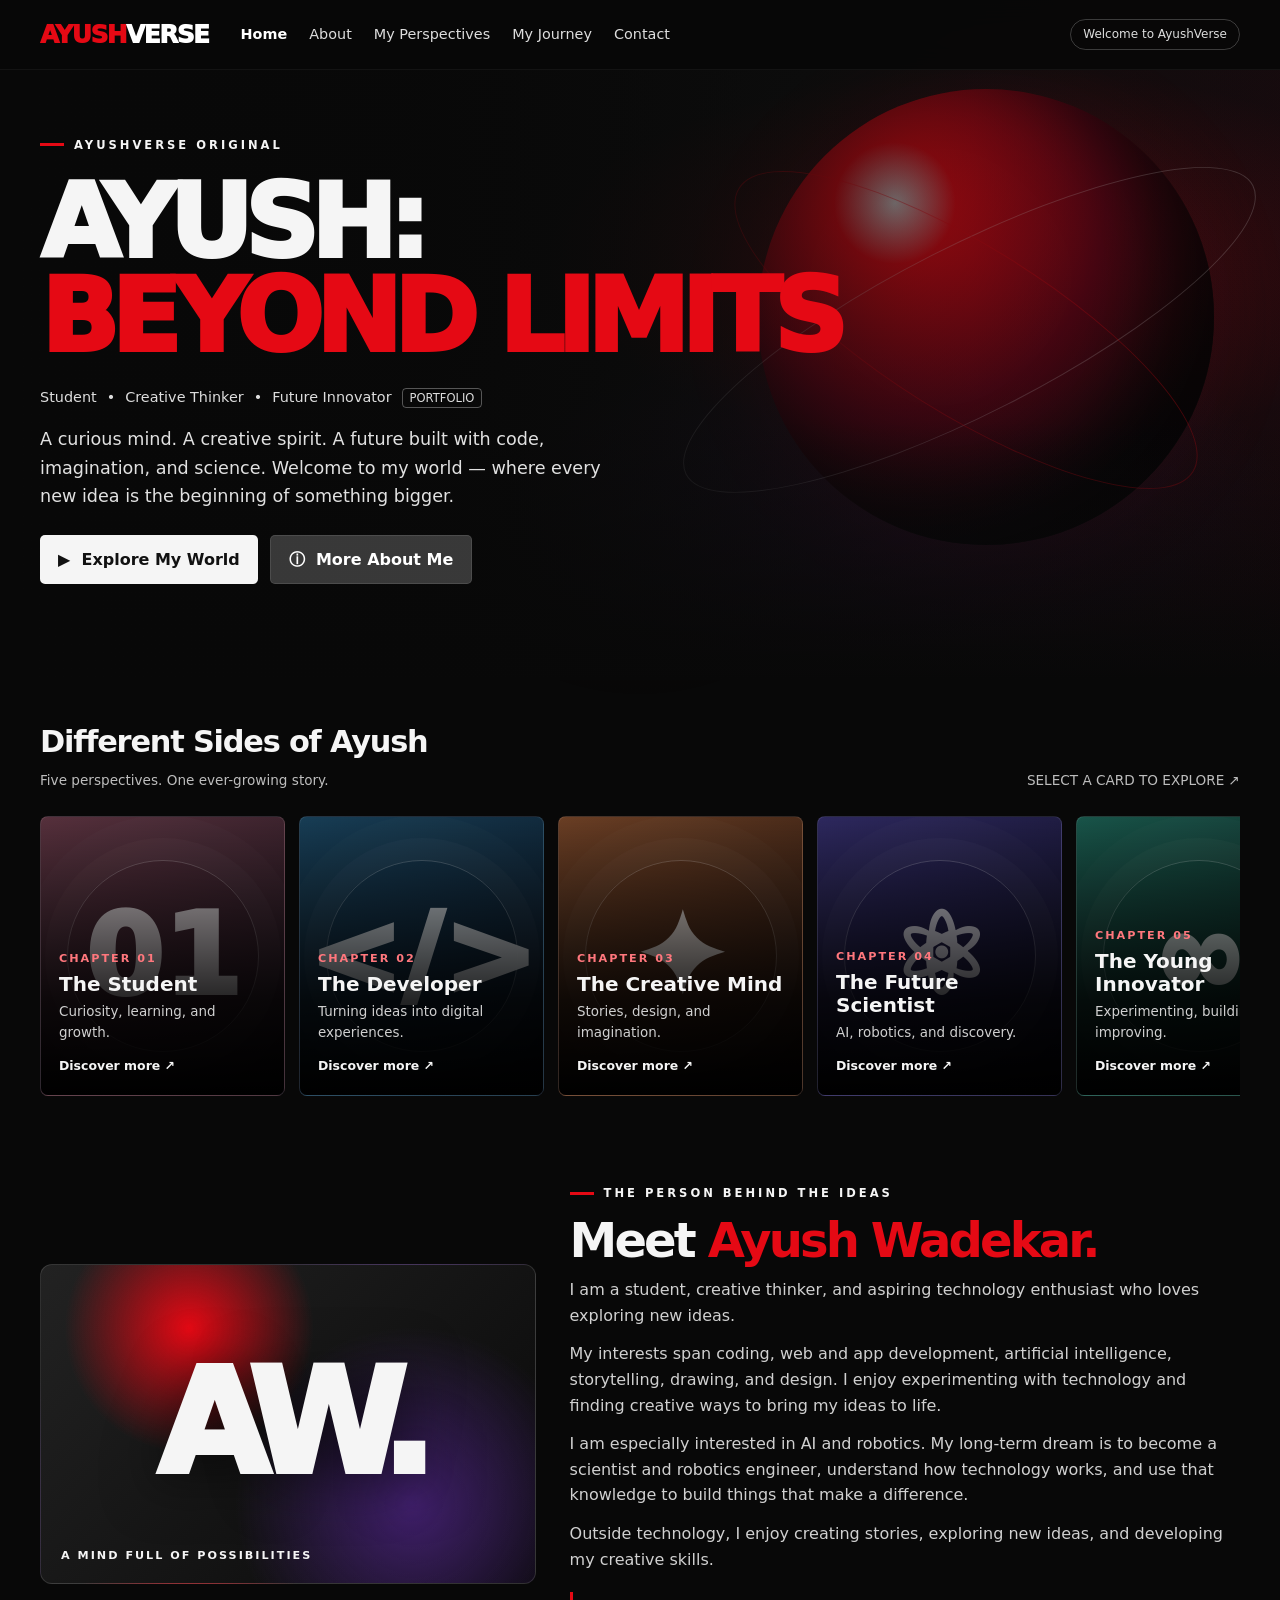
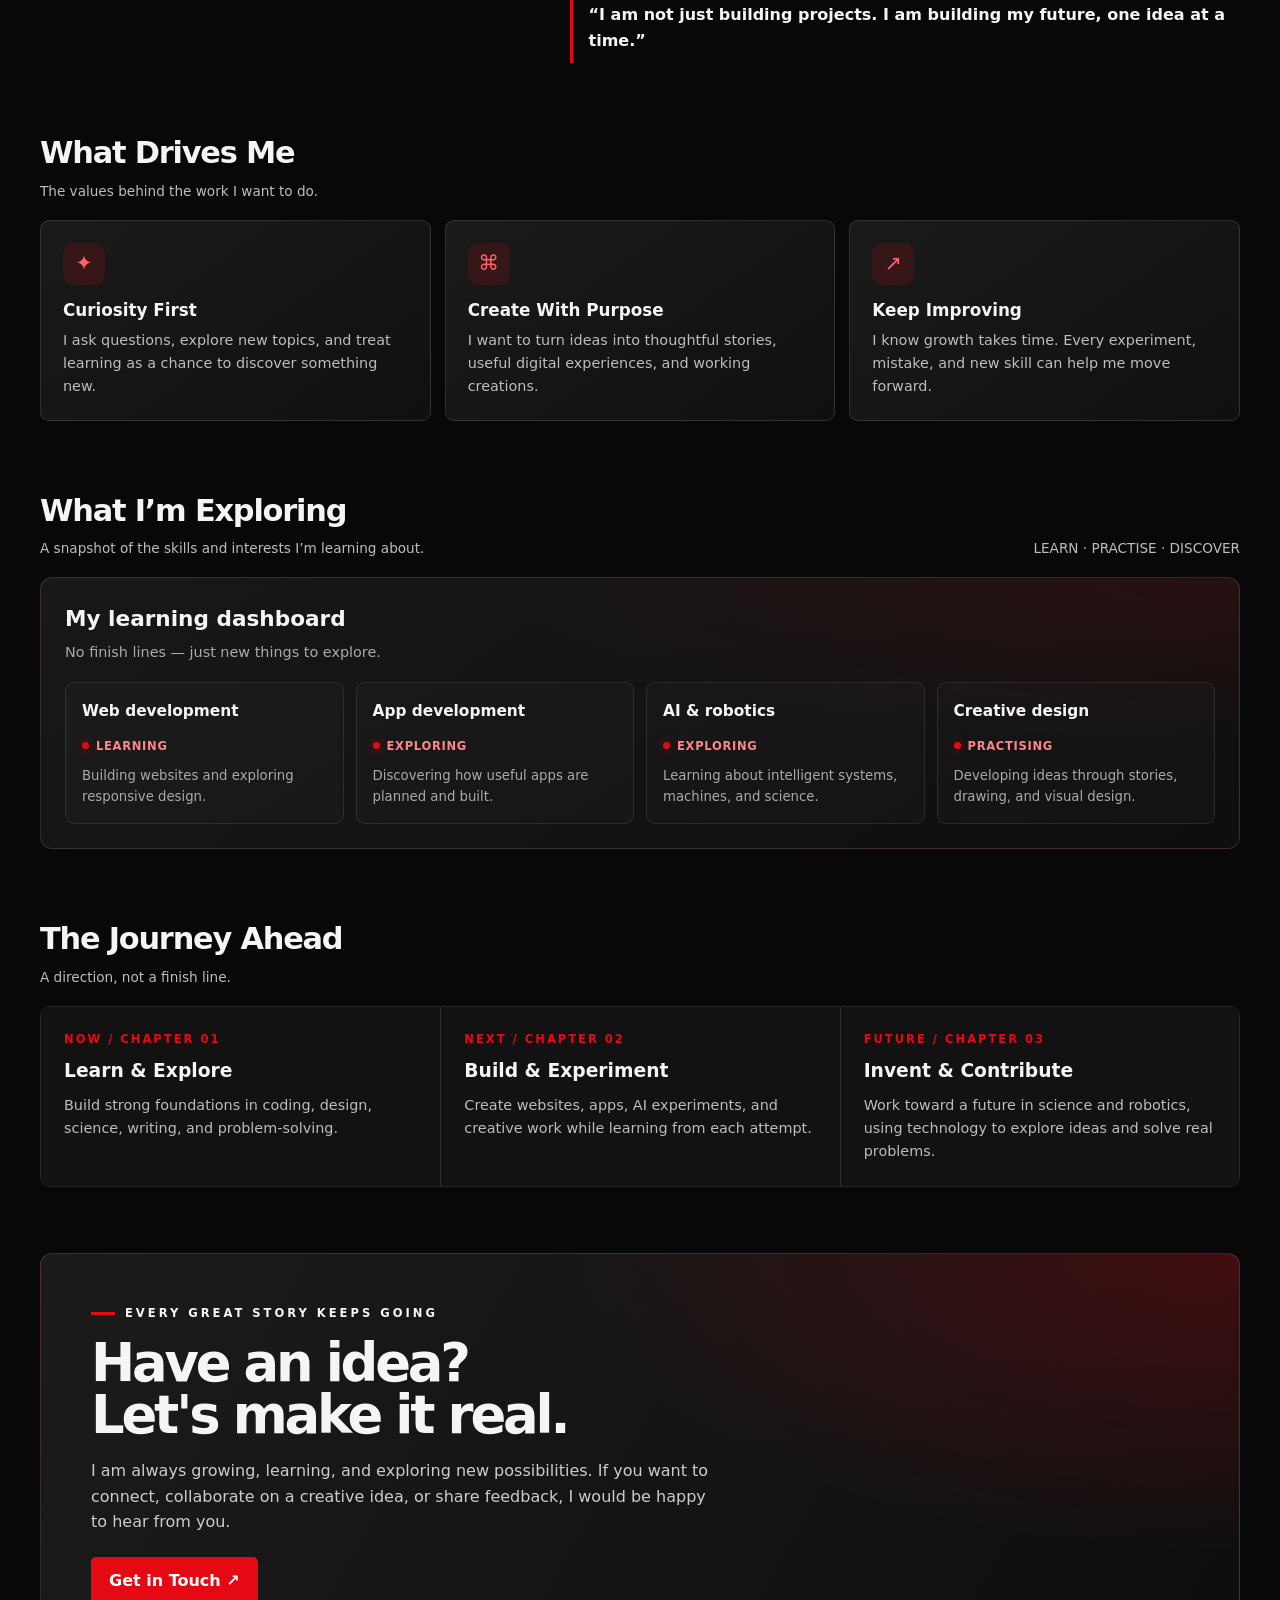
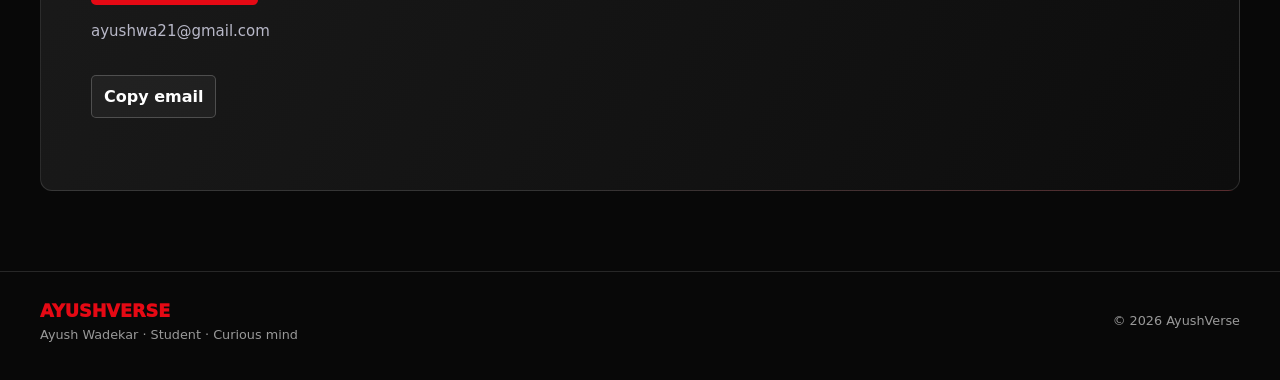
<file: AyushVerse_Portfolio/AyushVerse_Portfolio/index.html>
<!DOCTYPE html>
<html lang="en">
<head>
  <meta charset="UTF-8">
  <meta name="viewport" content="width=device-width, initial-scale=1">
  <meta name="theme-color" content="#080808">
  <meta name="description" content="Ayush Wadekar — student, creative thinker, aspiring developer, and future scientist and robotics engineer.">

  <title>AyushVerse | Ayush: Beyond Limits</title>

  <!-- Intro animation stylesheet -->
  <link rel="stylesheet" href="style.css?v=20261015-fix3">
  <link rel="stylesheet" href="enhancements.css?v=20261015-fix3">

  <!-- Intro animation controller -->

  <style>
    :root {
      --bg: #080808;
      --panel: #171717;
      --text: #f5f5f5;
      --muted: #bdbdbd;
      --red: #e50914;
      --line: #ffffff20;
      --max: 1200px;
    }

    * { box-sizing: border-box; }

    html {
      scroll-behavior: smooth;
      scroll-padding-top: 78px;
    }

    body {
      margin: 0;
      background: var(--bg);
      color: var(--text);
      font-family: Inter, system-ui, -apple-system, "Segoe UI", sans-serif;
      line-height: 1.6;
    }

    a { color: inherit; text-decoration: none; }
    button { font: inherit; }

    .nav {
      height: 70px;
      position: fixed;
      inset: 0 0 auto;
      z-index: 20;
      background: #080808ef;
      backdrop-filter: blur(14px);
      border-bottom: 1px solid #ffffff0c;
    }

    .navin {
      height: 100%;
      width: min(var(--max), calc(100% - 40px));
      margin: auto;
      display: flex;
      align-items: center;
      gap: 32px;
    }

    .brand {
      font-weight: 950;
      letter-spacing: -1.5px;
      font-size: 1.55rem;
      color: var(--red);
      white-space: nowrap;
    }

    .brand span { color: white; }

    .links {
      display: flex;
      gap: 22px;
      color: #ddd;
      font-size: .9rem;
    }

    .links a:hover,
    .links a.active {
      color: white;
      font-weight: 700;
    }

    .navtag {
      margin-left: auto;
      border: 1px solid #ffffff35;
      border-radius: 30px;
      padding: 5px 12px;
      color: #ddd;
      font-size: .75rem;
    }

    .menu {
      display: none;
      background: transparent;
      color: white;
      border: 1px solid var(--line);
      border-radius: 7px;
      padding: 6px 10px;
    }

    .hero {
      min-height: 680px;
      display: flex;
      align-items: center;
      position: relative;
      overflow: hidden;
      padding: 125px 24px 85px;
      background:
        radial-gradient(ellipse at 78% 38%, #e509143d, transparent 32%),
        radial-gradient(ellipse at 70% 80%, #51207838, transparent 32%),
        linear-gradient(110deg, #080808, #101010 55%, #1c090e);
    }

    .hero:after {
      content: "";
      position: absolute;
      inset: 0;
      pointer-events: none;
      background:
        linear-gradient(90deg, #080808 0%, #080808e8 34%, #08080852 76%, #08080825),
        linear-gradient(0deg, #080808, transparent 38%);
    }

    .art {
      position: absolute;
      width: min(56vw, 670px);
      height: 560px;
      right: 1%;
      top: 9%;
      opacity: .8;
    }

    .orb {
      position: absolute;
      width: 68%;
      aspect-ratio: 1;
      right: 8%;
      top: 5%;
      border-radius: 50%;
      background: radial-gradient(circle at 30% 25%, #ffffffc9, #e50914 13%, #640416 45%, #080808 73%);
      box-shadow: inset -45px -40px 80px #000b, 0 0 100px #e5091420;
    }

    .ring {
      position: absolute;
      width: 95%;
      height: 30%;
      top: 33%;
      right: -3%;
      border: 1px solid #ffffff40;
      border-radius: 50%;
      transform: rotate(-27deg);
    }

    .ring.r2 {
      width: 80%;
      right: 5%;
      transform: rotate(32deg);
      border-color: #e5091470;
    }

    .hero-in {
      width: min(var(--max), 100%);
      margin: auto;
      position: relative;
      z-index: 2;
    }

    .eyebrow {
      text-transform: uppercase;
      font-size: .72rem;
      font-weight: 850;
      letter-spacing: 3px;
      display: flex;
      align-items: center;
      gap: 10px;
    }

    .eyebrow:before {
      content: "";
      height: 3px;
      width: 24px;
      background: var(--red);
    }

    h1 {
      font-size: clamp(3.4rem, 8vw, 7.4rem);
      line-height: .92;
      letter-spacing: -.075em;
      text-transform: uppercase;
      margin: 22px 0;
      font-weight: 950;
    }

    h1 span {
      display: block;
      color: var(--red);
    }

    .meta {
      display: flex;
      flex-wrap: wrap;
      gap: 10px;
      align-items: center;
      color: #ddd;
      font-size: .9rem;
      margin-bottom: 16px;
    }

    .tag {
      border: 1px solid #ffffff50;
      border-radius: 4px;
      padding: 0 7px;
      font-size: .72rem;
    }

    .intro {
      max-width: 580px;
      color: #e1e1e1;
      font-size: 1.1rem;
      margin: 0 0 25px;
    }

    .actions {
      display: flex;
      flex-wrap: wrap;
      gap: 12px;
    }

    .btn {
      display: inline-flex;
      align-items: center;
      gap: 9px;
      justify-content: center;
      padding: 11px 18px;
      border-radius: 5px;
      border: 0;
      font-weight: 800;
      cursor: pointer;
      transition: .2s;
    }

    .btn:hover { transform: translateY(-2px); }
    .white { background: #f5f5f5; color: #111; }
    .gray { background: #ffffff32; color: white; border: 1px solid #ffffff1a; }
    .red { background: var(--red); color: white; }

    .wrap {
      width: min(var(--max), calc(100% - 44px));
      margin: auto;
    }

    .section { padding: 38px 0 28px; }

    .heading {
      display: flex;
      justify-content: space-between;
      align-items: end;
      gap: 18px;
      margin-bottom: 17px;
    }

    .heading h2 {
      font-size: clamp(1.4rem, 3vw, 1.9rem);
      letter-spacing: -.04em;
      margin: 0;
    }

    .heading p {
      color: var(--muted);
      font-size: .85rem;
      margin: 3px 0 0;
    }

    .cards {
      display: grid;
      grid-auto-flow: column;
      grid-auto-columns: 245px;
      gap: 14px;
      overflow-x: auto;
      padding: 8px 3px 22px;
      scroll-snap-type: x mandatory;
      scrollbar-color: #444 transparent;
    }

    .card {
      height: 280px;
      position: relative;
      isolation: isolate;
      overflow: hidden;
      border: 1px solid #ffffff18;
      border-radius: 8px;
      cursor: pointer;
      scroll-snap-align: start;
      background: linear-gradient(145deg, var(--c1), var(--c2));
      transition: transform .22s, box-shadow .22s;
    }

    .card:hover,
    .card:focus-visible {
      transform: scale(1.035);
      box-shadow: 0 15px 38px #0009;
      outline: none;
    }

    .card:before {
      content: "";
      position: absolute;
      inset: 0;
      z-index: -1;
      background: linear-gradient(0deg, #000 0%, #000c 34%, transparent 100%);
    }

    .symbol {
      position: absolute;
      z-index: -2;
      inset: 0;
      display: grid;
      place-items: center;
      font-size: 7rem;
      font-weight: 950;
      opacity: .7;
    }

    .symbol:after {
      content: "";
      position: absolute;
      width: 190px;
      height: 190px;
      border: 1px solid #ffffff50;
      border-radius: 50%;
      box-shadow: 0 0 0 22px #ffffff09, 0 0 0 45px #ffffff06;
    }

    .cardtext {
      position: absolute;
      bottom: 0;
      padding: 18px;
    }

    .num {
      font-size: .7rem;
      letter-spacing: 2px;
      font-weight: 900;
      color: #ff777d;
    }

    .card h3 {
      font-size: 1.25rem;
      line-height: 1.15;
      margin: 5px 0;
    }

    .card p {
      font-size: .84rem;
      color: #d0d0d0;
      margin: 0;
    }

    .more {
      display: inline-block;
      margin-top: 12px;
      font-weight: 800;
      font-size: .78rem;
    }

    .about {
      display: grid;
      grid-template-columns: .85fr 1.15fr;
      gap: 34px;
      align-items: center;
    }

    .portrait {
      min-height: 320px;
      border: 1px solid var(--line);
      border-radius: 12px;
      display: grid;
      place-items: center;
      position: relative;
      overflow: hidden;
      background:
        radial-gradient(circle at 30% 20%, #e50914, transparent 29%),
        radial-gradient(circle at 75% 75%, #41206d, transparent 40%),
        linear-gradient(135deg, #222, #090909);
    }

    .monogram {
      font-size: clamp(6rem, 12vw, 9rem);
      font-weight: 1000;
      letter-spacing: -.1em;
      text-shadow: 0 8px 55px #0009;
    }

    .stamp {
      position: absolute;
      bottom: 18px;
      left: 20px;
      font-size: .7rem;
      font-weight: 800;
      letter-spacing: 2px;
    }

    .about h2 {
      font-size: clamp(2rem, 4vw, 3rem);
      line-height: 1.05;
      letter-spacing: -.06em;
      margin: 12px 0;
    }

    .about h2 span { color: var(--red); }

    .about p {
      color: #d0d0d0;
      margin: 0 0 13px;
    }

    .quote {
      border-left: 3px solid var(--red);
      padding: 10px 0 10px 16px;
      margin-top: 20px;
      font-weight: 800;
    }

    .values {
      display: grid;
      grid-template-columns: repeat(3, 1fr);
      gap: 14px;
    }

    .value {
      padding: 22px;
      border: 1px solid var(--line);
      border-radius: 9px;
      background: linear-gradient(145deg, #1a1a1a, #101010);
    }

    .ico {
      width: 42px;
      height: 42px;
      display: grid;
      place-items: center;
      background: #e5091424;
      color: #ff6269;
      border-radius: 10px;
      font-size: 1.3rem;
    }

    .value h3 {
      margin: 12px 0 5px;
      font-size: 1.05rem;
    }

    .value p,
    .step p {
      margin: 0;
      color: var(--muted);
      font-size: .9rem;
    }

    .journey {
      display: grid;
      grid-template-columns: repeat(3, 1fr);
      border: 1px solid var(--line);
      border-radius: 10px;
      overflow: hidden;
    }

    .step {
      padding: 23px;
      background: #121212;
    }

    .step + .step { border-left: 1px solid var(--line); }

    .stepnum {
      font-size: .72rem;
      color: var(--red);
      letter-spacing: 2px;
      font-weight: 900;
    }

    .step h3 { margin: 8px 0; }

    .contact {
      border: 1px solid var(--line);
      border-radius: 12px;
      padding: clamp(26px, 5vw, 50px);
      background:
        radial-gradient(ellipse at 100% 0%, #e509143b, transparent 40%),
        linear-gradient(120deg, #1b1b1b, #0d0d0d);
    }

    .contact h2 {
      font-size: clamp(2rem, 5vw, 3.3rem);
      line-height: 1;
      letter-spacing: -.06em;
      margin: 14px 0;
    }

    .contact p {
      max-width: 620px;
      color: #ccc;
      margin-bottom: 22px;
    }

    .contact-email {
      margin-top: 14px;
      font-size: 15px;
    }

    .contact-email a {
      color: #b8b8c8;
      text-decoration: none;
      transition: color .3s ease;
    }

    .contact-email a:hover { color: var(--red); }

    footer {
      margin-top: 52px;
      border-top: 1px solid var(--line);
      padding: 25px 0 35px;
      color: #999;
      font-size: .8rem;
    }

    .foot {
      display: flex;
      align-items: center;
      justify-content: space-between;
      gap: 15px;
      flex-wrap: wrap;
    }

    .footbrand {
      font-size: 1.1rem;
      font-weight: 950;
      color: var(--red);
    }

    .modalbg {
      position: fixed;
      z-index: 80;
      inset: 0;
      background: #000c;
      backdrop-filter: blur(8px);
      display: none;
      align-items: center;
      justify-content: center;
      padding: 20px;
    }

    .modalbg.open { display: flex; }

    .modal {
      width: min(620px, 100%);
      border: 1px solid #ffffff2b;
      border-radius: 12px;
      overflow: hidden;
      background: #171717;
      box-shadow: 0 24px 90px #000b;
      animation: pop .18s ease-out;
    }

    .modalhead {
      padding: 24px 26px;
      background: linear-gradient(120deg, #301014, #171717);
      border-bottom: 1px solid var(--line);
    }

    .close {
      float: right;
      background: #0005;
      color: white;
      border: 1px solid #ffffff45;
      border-radius: 50%;
      width: 34px;
      height: 34px;
      font-size: 1.2rem;
      cursor: pointer;
    }

    .modalhead h2 {
      font-size: 2rem;
      line-height: 1.1;
      margin: 13px 0 0;
      letter-spacing: -.05em;
    }

    .modalbody { padding: 23px 26px 27px; }

    .modalbody p {
      color: #d0d0d0;
      margin: 0 0 13px;
    }

    .tags {
      display: flex;
      gap: 8px;
      flex-wrap: wrap;
      margin-top: 17px;
    }

    .tags span {
      border: 1px solid var(--line);
      border-radius: 30px;
      padding: 4px 10px;
      font-size: .78rem;
      color: #ddd;
    }

    .reveal {
      opacity: 0;
      transform: translateY(17px);
      transition: opacity .6s, transform .6s;
    }

    .reveal.visible {
      opacity: 1;
      transform: none;
    }

    @keyframes pop {
      from { opacity: 0; transform: translateY(8px); }
      to { opacity: 1; transform: none; }
    }

    @media (max-width: 800px) {
      .navin { gap: 18px; }
      .links { gap: 13px; font-size: .82rem; }
      .navtag { display: none; }
      .art { right: -18%; width: 75vw; opacity: .55; }
      .about { grid-template-columns: 1fr; }
      .portrait { min-height: 235px; }
      .values { grid-template-columns: 1fr 1fr; }
    }

    @media (max-width: 620px) {
      .nav { height: 63px; }
      .navin { width: calc(100% - 28px); }
      .brand { font-size: 1.35rem; }
      .menu { display: block; margin-left: auto; }

      .links {
        display: none;
        position: absolute;
        top: 62px;
        left: 0;
        right: 0;
        padding: 18px 22px 22px;
        background: #080808f7;
        border-bottom: 1px solid var(--line);
        flex-direction: column;
        align-items: flex-start;
        gap: 16px;
      }

      .links.open { display: flex; }

      .hero {
        min-height: 630px;
        padding: 108px 20px 70px;
      }

      .art {
        width: 100vw;
        right: -43%;
        top: 7%;
        opacity: .36;
      }

      .hero:after {
        background:
          linear-gradient(90deg, #080808b8, #08080877),
          linear-gradient(0deg, #080808, transparent 55%);
      }

      .wrap { width: calc(100% - 32px); }
      .section { padding: 30px 0 23px; }

      .heading {
        align-items: flex-start;
        flex-direction: column;
        gap: 2px;
      }

      .cards { grid-auto-columns: 220px; }
      .values, .journey { grid-template-columns: 1fr; }

      .step + .step {
        border-left: 0;
        border-top: 1px solid var(--line);
      }

      .modalhead,
      .modalbody {
        padding-left: 20px;
        padding-right: 20px;
      }
    }

    @media (prefers-reduced-motion: reduce) {
      *,
      *:before,
      *:after {
        scroll-behavior: auto !important;
        animation-duration: .01ms !important;
        transition-duration: .01ms !important;
      }

      .reveal {
        opacity: 1;
        transform: none;
      }
    }
  </style>
</head>

<body>

  <!-- NETFLIX-INSPIRED OPENING ANIMATION -->
  <div id="intro-screen" aria-label="AyushVerse intro">
    <div class="intro-glow"></div>
    <div class="intro-mark">A</div>
    <div class="intro-name">AYUSHVERSE</div>

  </div>

  <!-- NAVIGATION -->
  <header class="nav">
    <div class="navin">
      <a class="brand" href="#home">AYUSH<span>VERSE</span></a>

      <nav class="links" id="links">
        <a href="#home" class="active">Home</a>
        <a href="#about">About</a>
        <a href="#perspectives">My Perspectives</a>
        <a href="#journey">My Journey</a>
        <a href="#contact">Contact</a>
      </nav>

      <span class="navtag">Welcome to AyushVerse</span>

      <button
        class="menu"
        id="menu"
        aria-label="Toggle navigation"
        aria-expanded="false"
      >☰</button>
    </div>
  </header>

  <main>

    <!-- HERO -->
    <section class="hero" id="home">
      <div class="art" aria-hidden="true">
        <div class="orb"></div>
        <div class="ring"></div>
        <div class="ring r2"></div>
      </div>

      <div class="hero-in">
        <div class="eyebrow">AYUSHVERSE ORIGINAL</div>

        <h1>AYUSH:<span>BEYOND LIMITS</span></h1>

        <div class="meta">
          <span>Student</span> •
          <span>Creative Thinker</span> •
          <span>Future Innovator</span>
          <span class="tag">PORTFOLIO</span>
        </div>

        <p class="intro">
          A curious mind. A creative spirit. A future built with code,
          imagination, and science.
          Welcome to my world — where every new idea is the beginning
          of something bigger.
        </p>

        <div class="actions">
          <a class="btn white" href="#perspectives">
            ▶ &nbsp;Explore My World
          </a>

          <a class="btn gray" href="#about">
            ⓘ &nbsp;More About Me
          </a>
        </div>
      </div>
    </section>

    <div class="wrap">

      <!-- FIVE PERSPECTIVES -->
      <section class="section reveal" id="perspectives">
        <div class="heading">
          <div>
            <h2>Different Sides of Ayush</h2>
            <p>Five perspectives. One ever-growing story.</p>
          </div>
          <p>SELECT A CARD TO EXPLORE ↗</p>
        </div>

        <div class="cards">

          <a class="card" href="student.html" aria-label="Explore The Student" style="--c1:#56303c;--c2:#171018">
            <div class="symbol">01</div>
            <div class="cardtext">
              <div class="num">CHAPTER 01</div>
              <h3>The Student</h3>
              <p>Curiosity, learning, and growth.</p>
              <span class="more">Discover more ↗</span>
            </div>
          </a>

          <a class="card" href="developer.html" aria-label="Explore The Developer" style="--c1:#173d55;--c2:#080e19">
            <div class="symbol">&lt;/&gt;</div>
            <div class="cardtext">
              <div class="num">CHAPTER 02</div>
              <h3>The Developer</h3>
              <p>Turning ideas into digital experiences.</p>
              <span class="more">Discover more ↗</span>
            </div>
          </a>

          <a class="card" href="creative.html" aria-label="Explore The Creative Mind" style="--c1:#6a3e24;--c2:#1a0e0a">
            <div class="symbol">✦</div>
            <div class="cardtext">
              <div class="num">CHAPTER 03</div>
              <h3>The Creative Mind</h3>
              <p>Stories, design, and imagination.</p>
              <span class="more">Discover more ↗</span>
            </div>
          </a>

          <a class="card" href="scientist.html" aria-label="Explore The Future Scientist" style="--c1:#2d285e;--c2:#0a0a18">
            <div class="symbol">⚛</div>
            <div class="cardtext">
              <div class="num">CHAPTER 04</div>
              <h3>The Future Scientist</h3>
              <p>AI, robotics, and discovery.</p>
              <span class="more">Discover more ↗</span>
            </div>
          </a>

          <a class="card" href="innovator.html" aria-label="Explore The Young Innovator" style="--c1:#185449;--c2:#081311">
            <div class="symbol">∞</div>
            <div class="cardtext">
              <div class="num">CHAPTER 05</div>
              <h3>The Young Innovator</h3>
              <p>Experimenting, building, and improving.</p>
              <span class="more">Discover more ↗</span>
            </div>
          </a>

        </div>
      </section>

      <!-- ABOUT ME -->
      <section class="section reveal" id="about">
        <div class="about">

          <div class="portrait" aria-label="AyushVerse initials artwork">
            <div class="monogram">AW.</div>
            <div class="stamp">A MIND FULL OF POSSIBILITIES</div>
          </div>

          <div>
            <div class="eyebrow">THE PERSON BEHIND THE IDEAS</div>

            <h2>Meet <span>Ayush Wadekar.</span></h2>

            <p>
              I am a student, creative thinker, and aspiring technology
              enthusiast who loves exploring new ideas.
            </p>

            <p>
              My interests span coding, web and app development,
              artificial intelligence, storytelling, drawing, and design.
              I enjoy experimenting with technology and finding creative
              ways to bring my ideas to life.
            </p>

            <p>
              I am especially interested in AI and robotics. My long-term
              dream is to become a scientist and robotics engineer,
              understand how technology works, and use that knowledge
              to build things that make a difference.
            </p>

            <p>
              Outside technology, I enjoy creating stories, exploring
              new ideas, and developing my creative skills.
            </p>

            <div class="quote">
              “I am not just building projects.
              I am building my future, one idea at a time.”
            </div>
          </div>

        </div>
      </section>

      <!-- VALUES -->
      <section class="section reveal" id="values">
        <div class="heading">
          <div>
            <h2>What Drives Me</h2>
            <p>The values behind the work I want to do.</p>
          </div>
        </div>

        <div class="values">

          <article class="value">
            <div class="ico">✦</div>
            <h3>Curiosity First</h3>
            <p>
              I ask questions, explore new topics, and treat learning
              as a chance to discover something new.
            </p>
          </article>

          <article class="value">
            <div class="ico">⌘</div>
            <h3>Create With Purpose</h3>
            <p>
              I want to turn ideas into thoughtful stories, useful
              digital experiences, and working creations.
            </p>
          </article>

          <article class="value">
            <div class="ico">↗</div>
            <h3>Keep Improving</h3>
            <p>
              I know growth takes time. Every experiment, mistake,
              and new skill can help me move forward.
            </p>
          </article>

        </div>
      </section>

      <!-- LEARNING DASHBOARD -->
      <section class="section reveal" id="learning-dashboard">
        <div class="heading"><div><h2>What I’m Exploring</h2><p>A snapshot of the skills and interests I’m learning about.</p></div><p>LEARN · PRACTISE · DISCOVER</p></div>
        <div class="av-dashboard">
          <div class="av-dashboard-head"><div><h3>My learning dashboard</h3><p>No finish lines — just new things to explore.</p></div></div>
          <div class="av-status-grid">
            <article class="av-status"><strong>Web development</strong><span>Learning</span><p>Building websites and exploring responsive design.</p></article>
            <article class="av-status"><strong>App development</strong><span>Exploring</span><p>Discovering how useful apps are planned and built.</p></article>
            <article class="av-status"><strong>AI &amp; robotics</strong><span>Exploring</span><p>Learning about intelligent systems, machines, and science.</p></article>
            <article class="av-status"><strong>Creative design</strong><span>Practising</span><p>Developing ideas through stories, drawing, and visual design.</p></article>
          </div>
        </div>
      </section>

      <!-- JOURNEY -->
      <section class="section reveal" id="journey">
        <div class="heading">
          <div>
            <h2>The Journey Ahead</h2>
            <p>A direction, not a finish line.</p>
          </div>
        </div>

        <div class="journey">

          <article class="step">
            <div class="stepnum">NOW / CHAPTER 01</div>
            <h3>Learn &amp; Explore</h3>
            <p>
              Build strong foundations in coding, design, science,
              writing, and problem-solving.
            </p>
          </article>

          <article class="step">
            <div class="stepnum">NEXT / CHAPTER 02</div>
            <h3>Build &amp; Experiment</h3>
            <p>
              Create websites, apps, AI experiments, and creative work
              while learning from each attempt.
            </p>
          </article>

          <article class="step">
            <div class="stepnum">FUTURE / CHAPTER 03</div>
            <h3>Invent &amp; Contribute</h3>
            <p>
              Work toward a future in science and robotics, using
              technology to explore ideas and solve real problems.
            </p>
          </article>

        </div>
      </section>

      <!-- CONTACT -->
      <section class="section reveal" id="contact">
        <div class="contact">
          <div class="eyebrow">EVERY GREAT STORY KEEPS GOING</div>

          <h2>Have an idea?<br>Let's make it real.</h2>

          <p>
            I am always growing, learning, and exploring new possibilities.
            If you want to connect, collaborate on a creative idea,
            or share feedback, I would be happy to hear from you.
          </p>

          <a class="btn red"
             href="mailto:ayushwa21@gmail.com"
             id="contactBtn">
            Get in Touch ↗
          </a>

          <p class="contact-email">
            <a href="mailto:ayushwa21@gmail.com">
              ayushwa21@gmail.com
            </a>
          </p>
        </div>
      </section>

    </div>
  </main>

  <!-- FOOTER -->
  <footer>
    <div class="wrap foot">
      <div>
        <div class="footbrand">AYUSHVERSE</div>
        <div>Ayush Wadekar · Student · Curious mind</div>
      </div>

      <div>© <span id="year"></span> AyushVerse</div>
    </div>
  </footer>

  <!-- HOMEPAGE INTERACTIONS -->
  <script>
    const menu = document.getElementById("menu");
    const links = document.getElementById("links");

    menu.addEventListener("click", () => {
      const open = links.classList.toggle("open");
      menu.setAttribute("aria-expanded", String(open));
      menu.textContent = open ? "×" : "☰";
    });

    links.querySelectorAll("a").forEach(link => {
      link.addEventListener("click", () => {
        links.classList.remove("open");
        menu.setAttribute("aria-expanded", "false");
        menu.textContent = "☰";
      });
    });

    document.getElementById("year").textContent = new Date().getFullYear();

    const reveal = new IntersectionObserver(entries => {
      entries.forEach(entry => {
        if (entry.isIntersecting) {
          entry.target.classList.add("visible");
          reveal.unobserve(entry.target);
        }
      });
    }, { threshold: 0.12 });

    document.querySelectorAll(".reveal").forEach(element => reveal.observe(element));

    const navObs = new IntersectionObserver(entries => {
      entries.forEach(entry => {
        if (entry.isIntersecting) {
          document.querySelectorAll(".links a").forEach(link => {
            link.classList.toggle("active", link.getAttribute("href") === "#" + entry.target.id);
          });
        }
      });
    }, { rootMargin: "-35% 0px -55% 0px" });

    ["home", "about", "perspectives", "journey", "contact"].forEach(id => {
      const section = document.getElementById(id);
      if (section) navObs.observe(section);
    });
  </script>

  <script src="enhancements.js?v=20261015-fix3" defer></script>
</body>
</html>
</file>
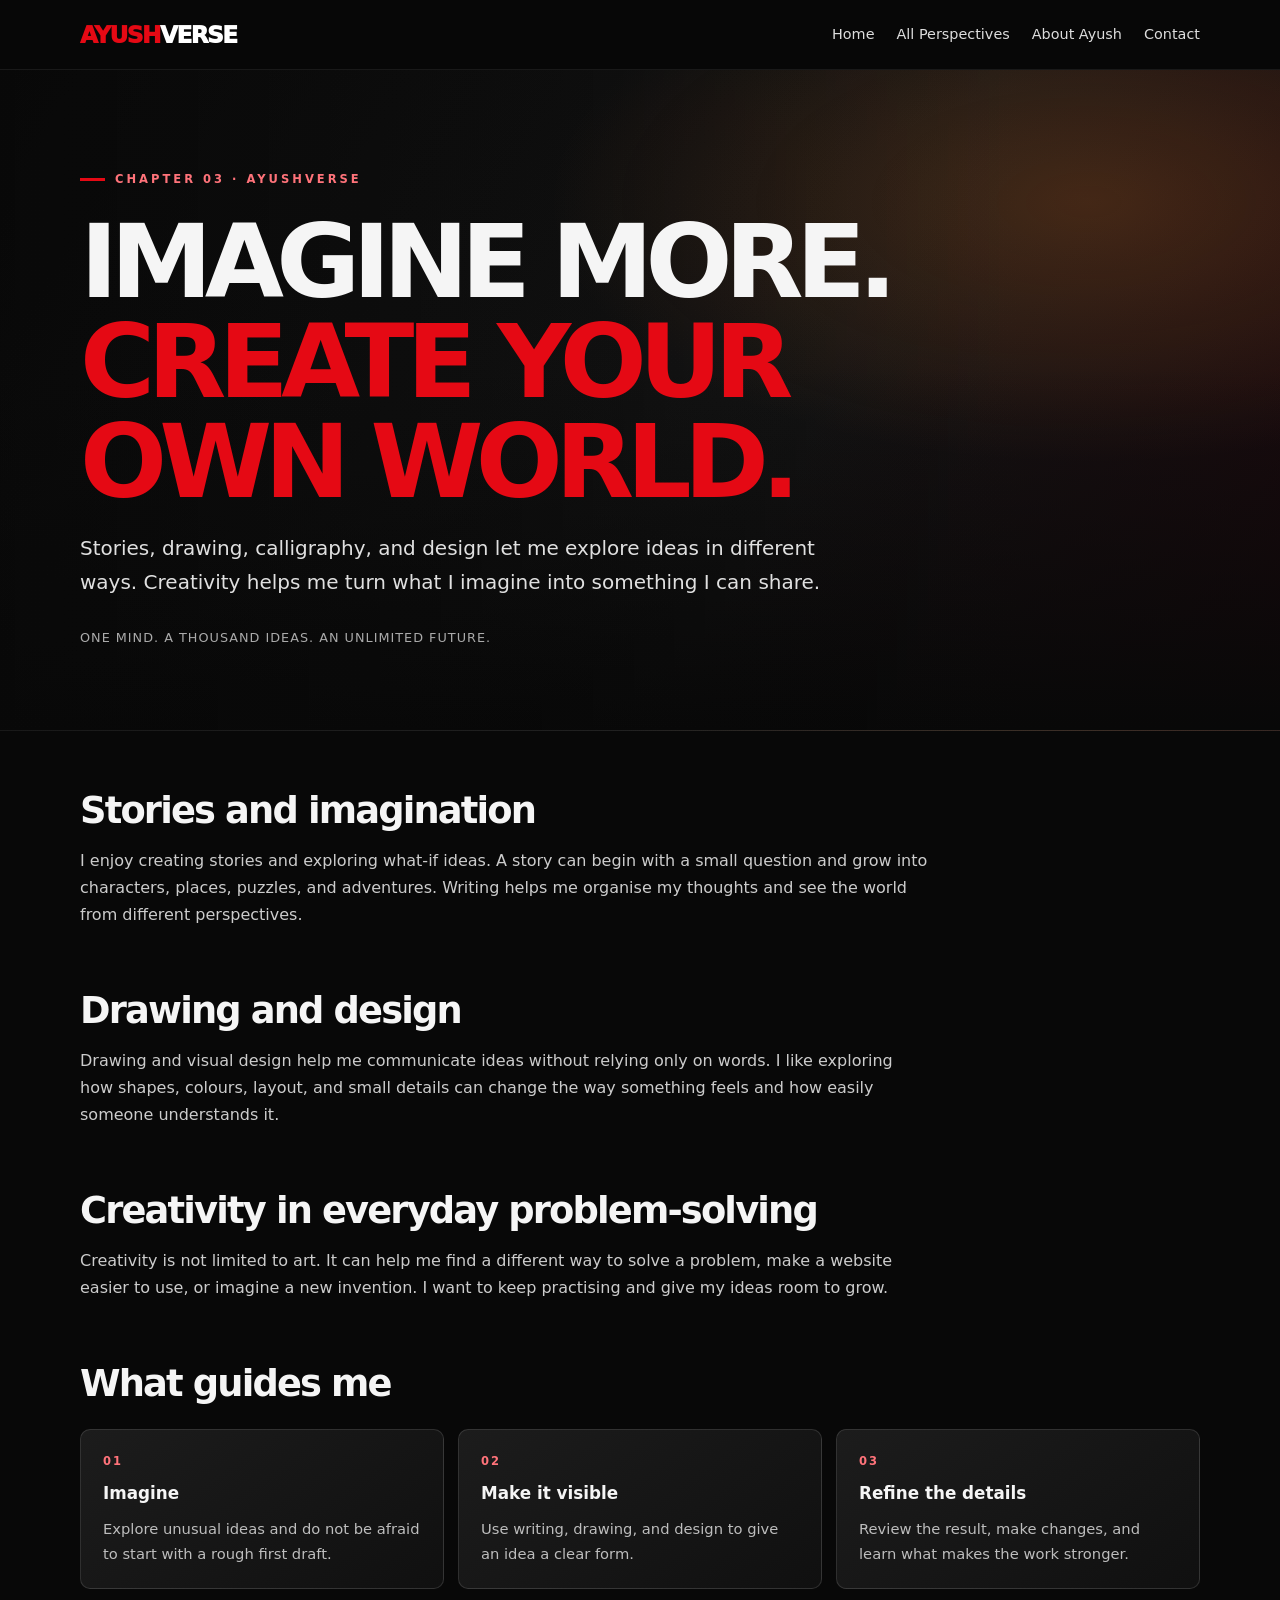
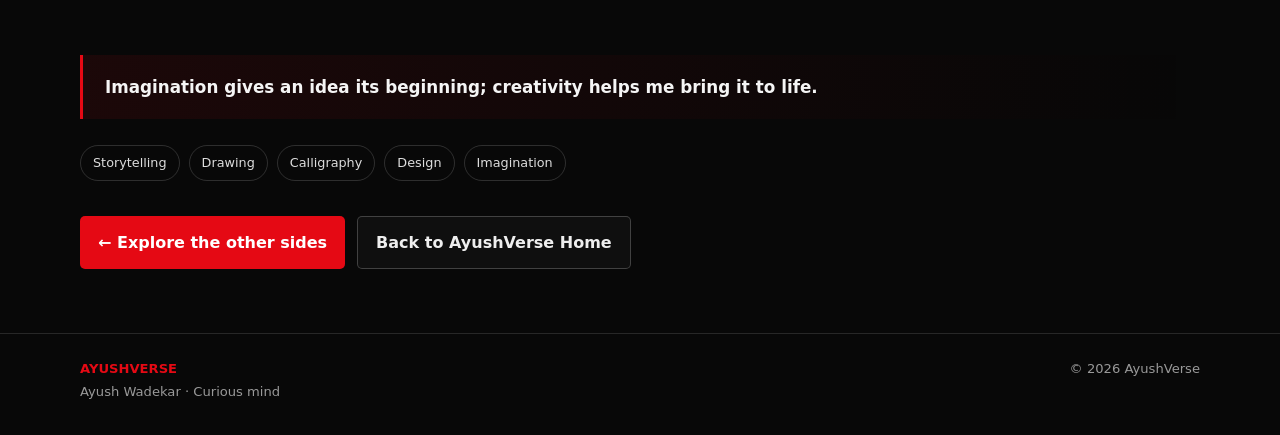
<file: AyushVerse_Portfolio/AyushVerse_Portfolio/creative.html>
<!doctype html>
<html lang="en">
<head>
<meta charset="utf-8">
<meta name="viewport" content="width=device-width, initial-scale=1">
<meta name="theme-color" content="#080808">
<meta name="description" content="The Creative Mind — one of the five perspectives of Ayush Wadekar on AyushVerse.">
<title>The Creative Mind | AyushVerse</title>
<link rel="stylesheet" href="perspectives.css?v=20261015-fix3">
<link rel="stylesheet" href="enhancements.css?v=20261015-fix3">
<style>:root{--glow:#e8782638}</style>
</head>
<body>
<header class="nav"><div class="navin">
<a class="brand" href="index.html">AYUSH<span>VERSE</span></a>
<nav class="navlinks" aria-label="Main navigation"><a href="index.html">Home</a><a href="index.html#perspectives">All Perspectives</a><a href="index.html#about">About Ayush</a><a href="index.html#contact">Contact</a></nav>
</div></header>
<main>
<section class="hero"><div class="hero-inner">
<div class="kicker">CHAPTER 03 · AYUSHVERSE</div>
<h1>IMAGINE MORE.<span>CREATE YOUR OWN WORLD.</span></h1>
<p class="lead">Stories, drawing, calligraphy, and design let me explore ideas in different ways. Creativity helps me turn what I imagine into something I can share.</p>
<div class="hero-note">One mind. A thousand ideas. An unlimited future.</div>
</div></section>
<div class="content">
<section class="section"><h2>Stories and imagination</h2><p>I enjoy creating stories and exploring what-if ideas. A story can begin with a small question and grow into characters, places, puzzles, and adventures. Writing helps me organise my thoughts and see the world from different perspectives.</p></section>

<section class="section"><h2>Drawing and design</h2><p>Drawing and visual design help me communicate ideas without relying only on words. I like exploring how shapes, colours, layout, and small details can change the way something feels and how easily someone understands it.</p></section>
<section class="section"><h2>Creativity in everyday problem-solving</h2><p>Creativity is not limited to art. It can help me find a different way to solve a problem, make a website easier to use, or imagine a new invention. I want to keep practising and give my ideas room to grow.</p></section>
<section class="section"><h2>What guides me</h2><div class="feature-grid"><article class="feature"><div class="num">01</div><h3>Imagine</h3><p>Explore unusual ideas and do not be afraid to start with a rough first draft.</p></article>
<article class="feature"><div class="num">02</div><h3>Make it visible</h3><p>Use writing, drawing, and design to give an idea a clear form.</p></article>
<article class="feature"><div class="num">03</div><h3>Refine the details</h3><p>Review the result, make changes, and learn what makes the work stronger.</p></article></div></section>
<div class="quote">Imagination gives an idea its beginning; creativity helps me bring it to life.</div>
<div class="tags" aria-label="Topics"><span>Storytelling</span><span>Drawing</span><span>Calligraphy</span><span>Design</span><span>Imagination</span></div>
<div class="bottom"><a class="btn btn-red" href="index.html#perspectives">← Explore the other sides</a><a class="btn btn-ghost" href="index.html">Back to AyushVerse Home</a></div>
</div>
</main>
<footer><div class="foot"><div><strong>AYUSHVERSE</strong><br>Ayush Wadekar · Curious mind</div><div>© <span id="year"></span> AyushVerse</div></div></footer>
<script>document.getElementById("year").textContent=new Date().getFullYear();</script>
<script src="enhancements.js?v=20261015-fix3" defer></script>
</body>
</html>
</file>
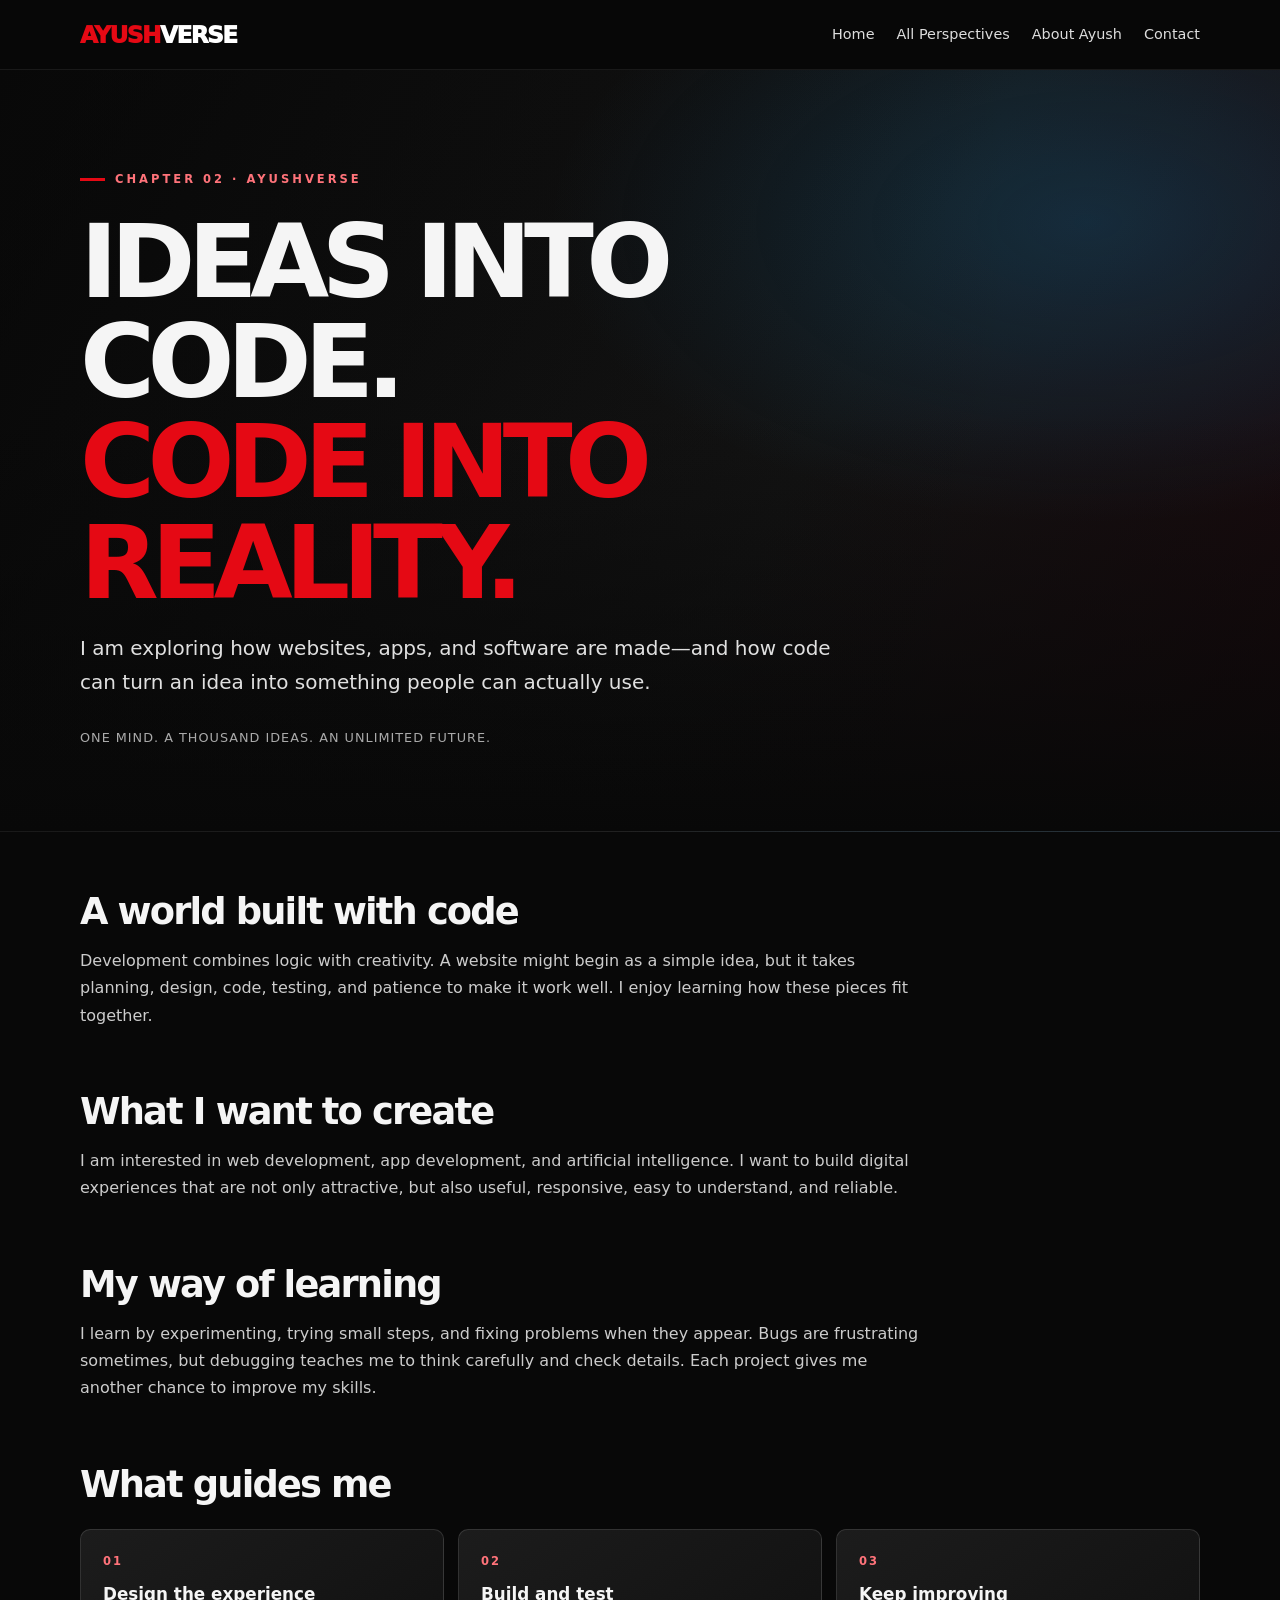
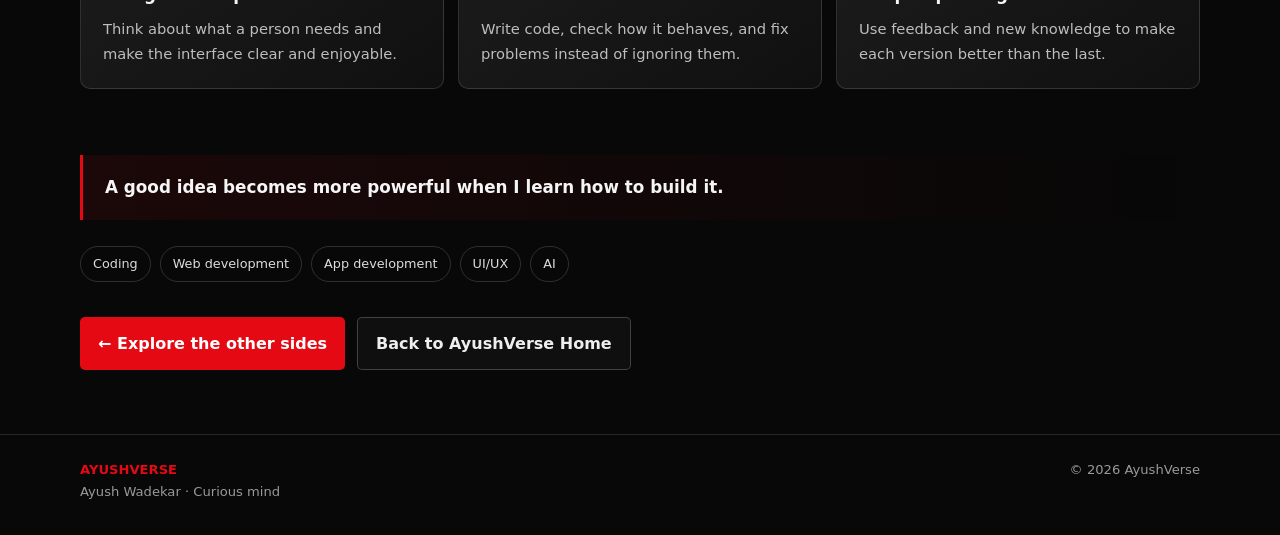
<file: AyushVerse_Portfolio/AyushVerse_Portfolio/developer.html>
<!doctype html>
<html lang="en">
<head>
<meta charset="utf-8">
<meta name="viewport" content="width=device-width, initial-scale=1">
<meta name="theme-color" content="#080808">
<meta name="description" content="The Developer — one of the five perspectives of Ayush Wadekar on AyushVerse.">
<title>The Developer | AyushVerse</title>
<link rel="stylesheet" href="perspectives.css?v=20261015-fix3">
<link rel="stylesheet" href="enhancements.css?v=20261015-fix3">
<style>:root{--glow:#1688ce38}</style>
</head>
<body>
<header class="nav"><div class="navin">
<a class="brand" href="index.html">AYUSH<span>VERSE</span></a>
<nav class="navlinks" aria-label="Main navigation"><a href="index.html">Home</a><a href="index.html#perspectives">All Perspectives</a><a href="index.html#about">About Ayush</a><a href="index.html#contact">Contact</a></nav>
</div></header>
<main>
<section class="hero"><div class="hero-inner">
<div class="kicker">CHAPTER 02 · AYUSHVERSE</div>
<h1>IDEAS INTO CODE.<span>CODE INTO REALITY.</span></h1>
<p class="lead">I am exploring how websites, apps, and software are made—and how code can turn an idea into something people can actually use.</p>
<div class="hero-note">One mind. A thousand ideas. An unlimited future.</div>
</div></section>
<div class="content">
<section class="section"><h2>A world built with code</h2><p>Development combines logic with creativity. A website might begin as a simple idea, but it takes planning, design, code, testing, and patience to make it work well. I enjoy learning how these pieces fit together.</p></section>

<section class="section"><h2>What I want to create</h2><p>I am interested in web development, app development, and artificial intelligence. I want to build digital experiences that are not only attractive, but also useful, responsive, easy to understand, and reliable.</p></section>
<section class="section"><h2>My way of learning</h2><p>I learn by experimenting, trying small steps, and fixing problems when they appear. Bugs are frustrating sometimes, but debugging teaches me to think carefully and check details. Each project gives me another chance to improve my skills.</p></section>
<section class="section"><h2>What guides me</h2><div class="feature-grid"><article class="feature"><div class="num">01</div><h3>Design the experience</h3><p>Think about what a person needs and make the interface clear and enjoyable.</p></article>
<article class="feature"><div class="num">02</div><h3>Build and test</h3><p>Write code, check how it behaves, and fix problems instead of ignoring them.</p></article>
<article class="feature"><div class="num">03</div><h3>Keep improving</h3><p>Use feedback and new knowledge to make each version better than the last.</p></article></div></section>
<div class="quote">A good idea becomes more powerful when I learn how to build it.</div>
<div class="tags" aria-label="Topics"><span>Coding</span><span>Web development</span><span>App development</span><span>UI/UX</span><span>AI</span></div>
<div class="bottom"><a class="btn btn-red" href="index.html#perspectives">← Explore the other sides</a><a class="btn btn-ghost" href="index.html">Back to AyushVerse Home</a></div>
</div>
</main>
<footer><div class="foot"><div><strong>AYUSHVERSE</strong><br>Ayush Wadekar · Curious mind</div><div>© <span id="year"></span> AyushVerse</div></div></footer>
<script>document.getElementById("year").textContent=new Date().getFullYear();</script>
<script src="enhancements.js?v=20261015-fix3" defer></script>
</body>
</html>
</file>
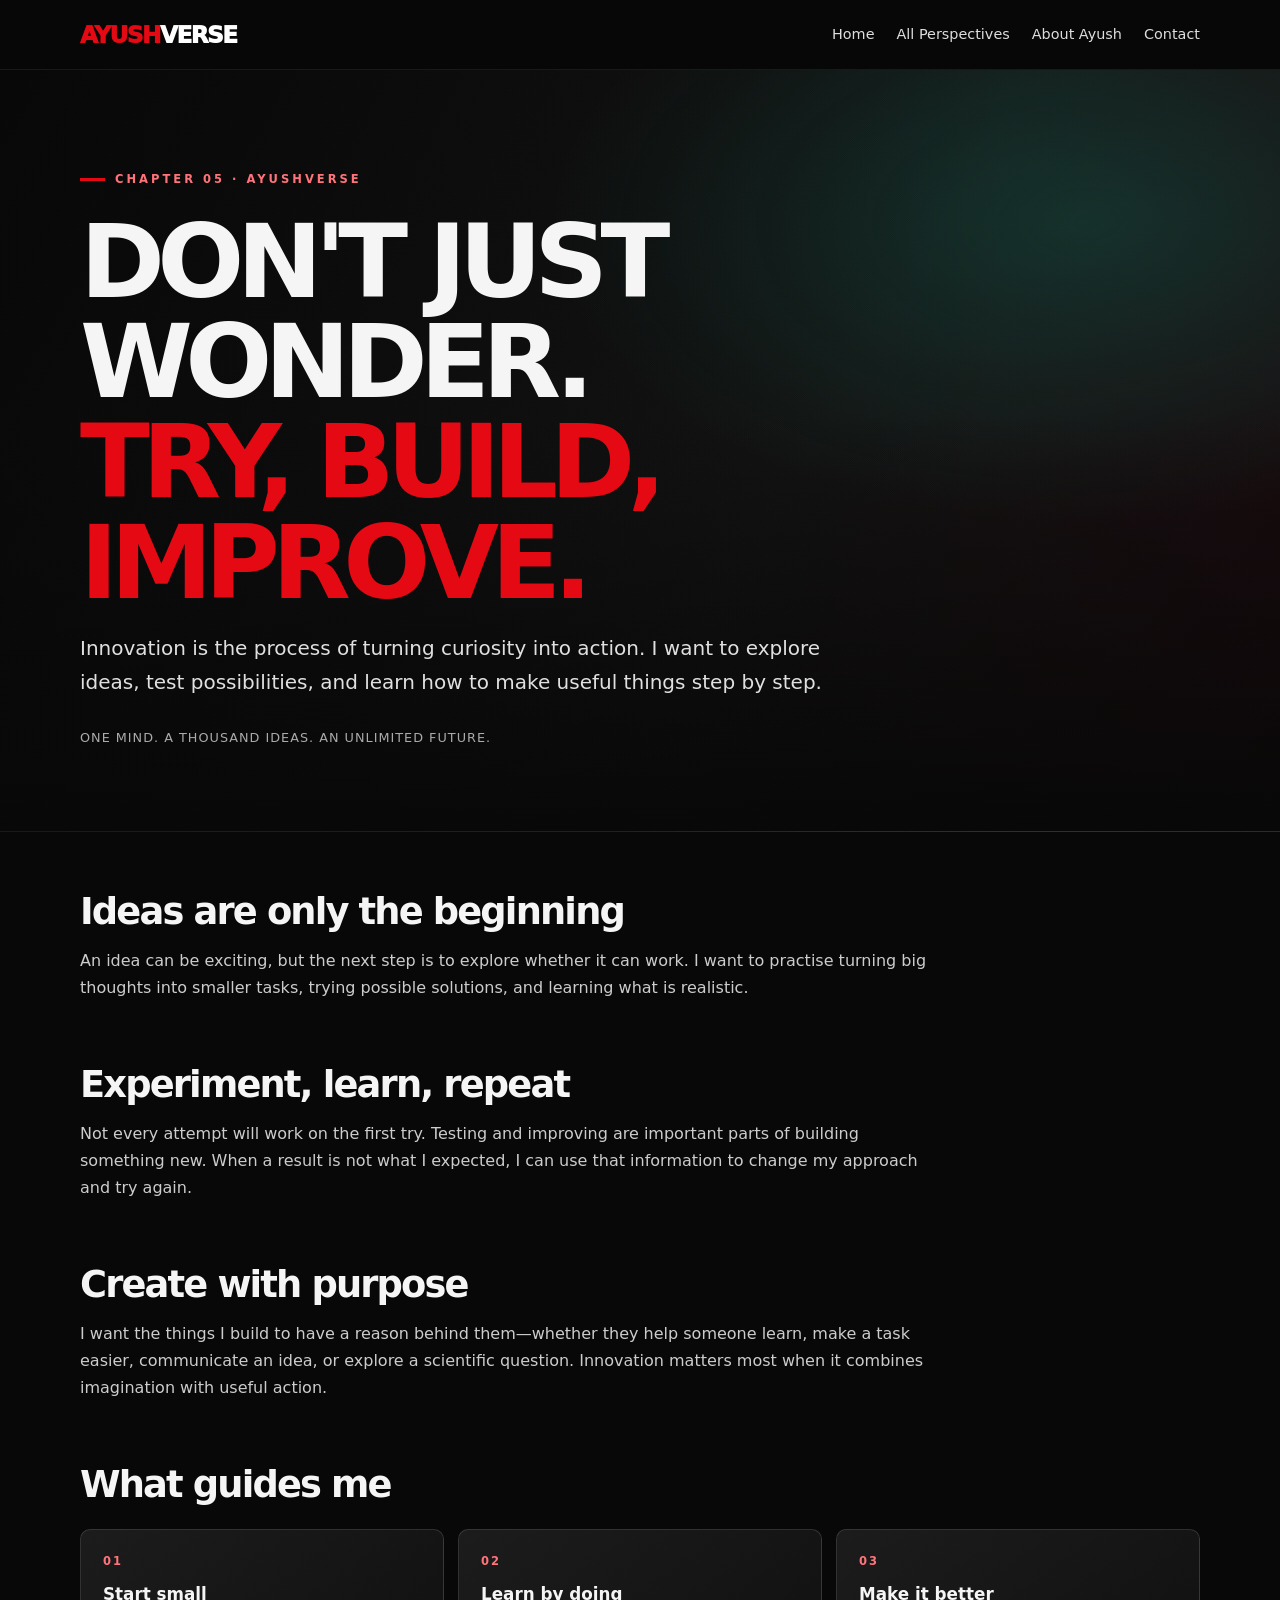
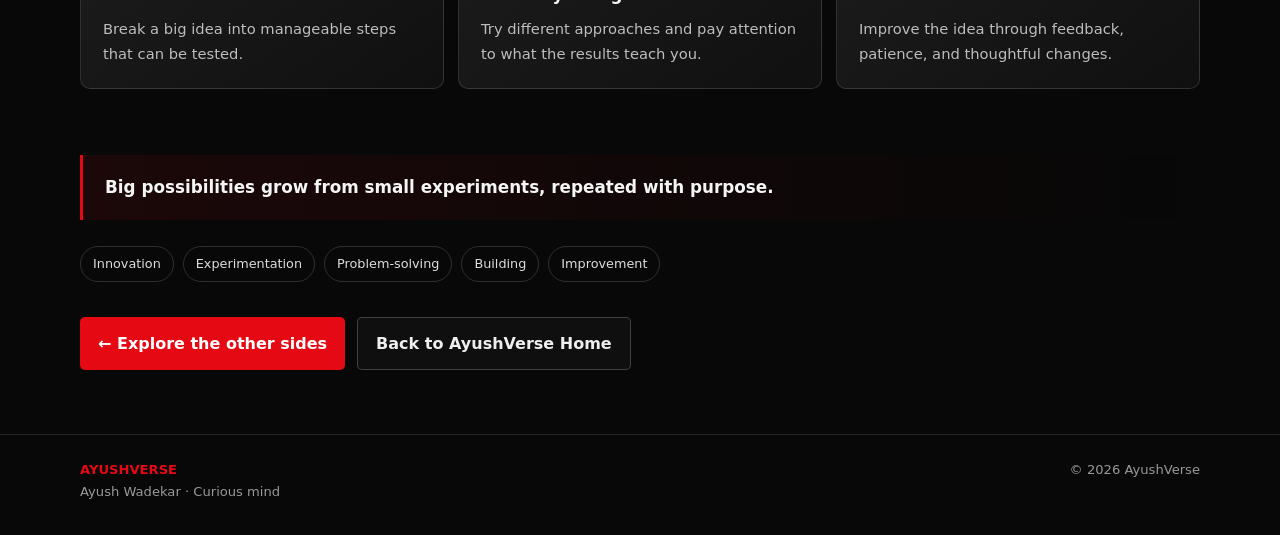
<file: AyushVerse_Portfolio/AyushVerse_Portfolio/innovator.html>
<!doctype html>
<html lang="en">
<head>
<meta charset="utf-8">
<meta name="viewport" content="width=device-width, initial-scale=1">
<meta name="theme-color" content="#080808">
<meta name="description" content="The Young Innovator — one of the five perspectives of Ayush Wadekar on AyushVerse.">
<title>The Young Innovator | AyushVerse</title>
<link rel="stylesheet" href="perspectives.css?v=20261015-fix3">
<link rel="stylesheet" href="enhancements.css?v=20261015-fix3">
<style>:root{--glow:#16a08538}</style>
</head>
<body>
<header class="nav"><div class="navin">
<a class="brand" href="index.html">AYUSH<span>VERSE</span></a>
<nav class="navlinks" aria-label="Main navigation"><a href="index.html">Home</a><a href="index.html#perspectives">All Perspectives</a><a href="index.html#about">About Ayush</a><a href="index.html#contact">Contact</a></nav>
</div></header>
<main>
<section class="hero"><div class="hero-inner">
<div class="kicker">CHAPTER 05 · AYUSHVERSE</div>
<h1>DON'T JUST WONDER.<span>TRY, BUILD, IMPROVE.</span></h1>
<p class="lead">Innovation is the process of turning curiosity into action. I want to explore ideas, test possibilities, and learn how to make useful things step by step.</p>
<div class="hero-note">One mind. A thousand ideas. An unlimited future.</div>
</div></section>
<div class="content">
<section class="section"><h2>Ideas are only the beginning</h2><p>An idea can be exciting, but the next step is to explore whether it can work. I want to practise turning big thoughts into smaller tasks, trying possible solutions, and learning what is realistic.</p></section>

<section class="section"><h2>Experiment, learn, repeat</h2><p>Not every attempt will work on the first try. Testing and improving are important parts of building something new. When a result is not what I expected, I can use that information to change my approach and try again.</p></section>
<section class="section"><h2>Create with purpose</h2><p>I want the things I build to have a reason behind them—whether they help someone learn, make a task easier, communicate an idea, or explore a scientific question. Innovation matters most when it combines imagination with useful action.</p></section>
<section class="section"><h2>What guides me</h2><div class="feature-grid"><article class="feature"><div class="num">01</div><h3>Start small</h3><p>Break a big idea into manageable steps that can be tested.</p></article>
<article class="feature"><div class="num">02</div><h3>Learn by doing</h3><p>Try different approaches and pay attention to what the results teach you.</p></article>
<article class="feature"><div class="num">03</div><h3>Make it better</h3><p>Improve the idea through feedback, patience, and thoughtful changes.</p></article></div></section>
<div class="quote">Big possibilities grow from small experiments, repeated with purpose.</div>
<div class="tags" aria-label="Topics"><span>Innovation</span><span>Experimentation</span><span>Problem-solving</span><span>Building</span><span>Improvement</span></div>
<div class="bottom"><a class="btn btn-red" href="index.html#perspectives">← Explore the other sides</a><a class="btn btn-ghost" href="index.html">Back to AyushVerse Home</a></div>
</div>
</main>
<footer><div class="foot"><div><strong>AYUSHVERSE</strong><br>Ayush Wadekar · Curious mind</div><div>© <span id="year"></span> AyushVerse</div></div></footer>
<script>document.getElementById("year").textContent=new Date().getFullYear();</script>
<script src="enhancements.js?v=20261015-fix3" defer></script>
</body>
</html>
</file>
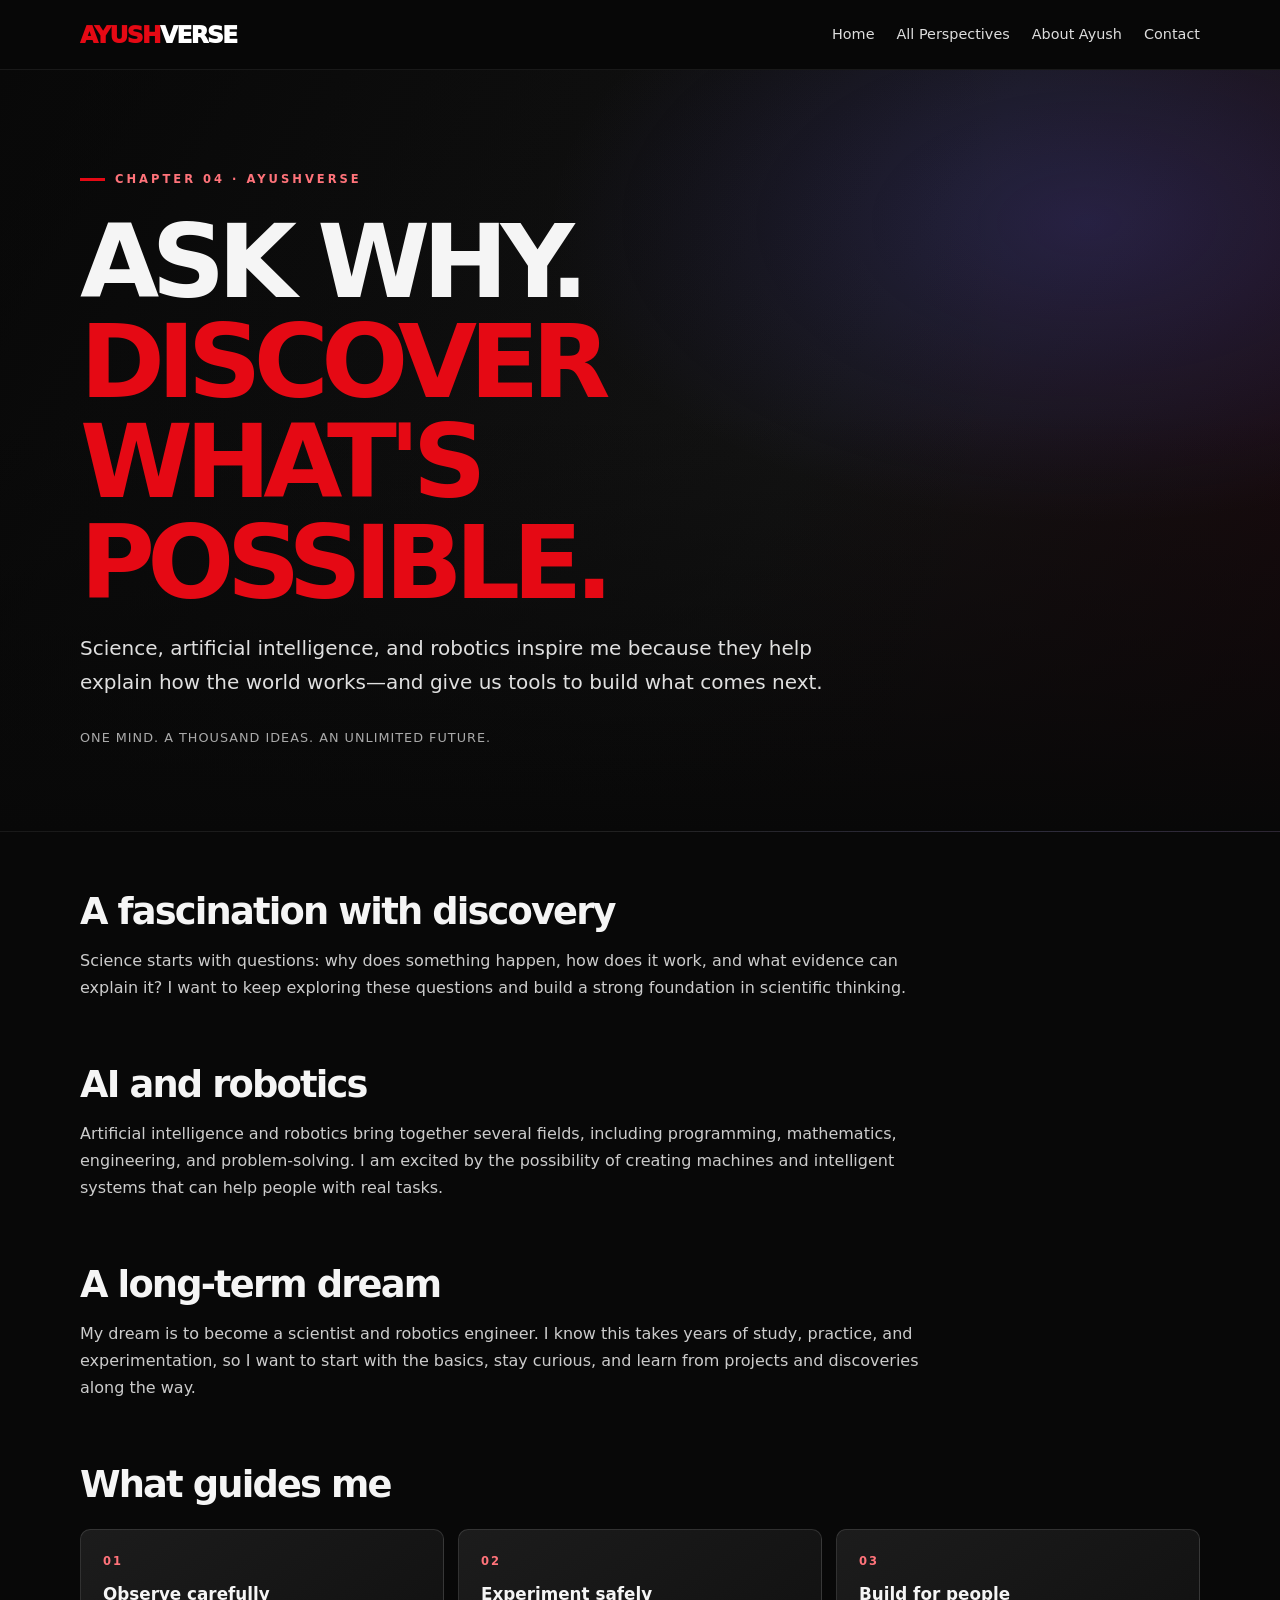
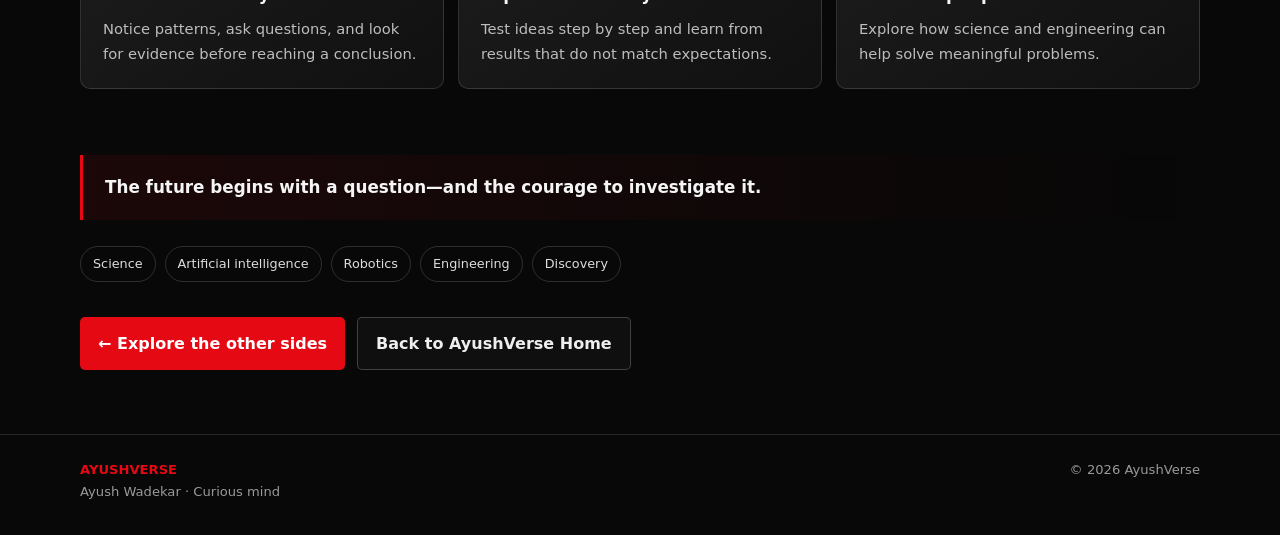
<file: AyushVerse_Portfolio/AyushVerse_Portfolio/scientist.html>
<!doctype html>
<html lang="en">
<head>
<meta charset="utf-8">
<meta name="viewport" content="width=device-width, initial-scale=1">
<meta name="theme-color" content="#080808">
<meta name="description" content="The Future Scientist — one of the five perspectives of Ayush Wadekar on AyushVerse.">
<title>The Future Scientist | AyushVerse</title>
<link rel="stylesheet" href="perspectives.css?v=20261015-fix3">
<link rel="stylesheet" href="enhancements.css?v=20261015-fix3">
<style>:root{--glow:#6558ed38}</style>
</head>
<body>
<header class="nav"><div class="navin">
<a class="brand" href="index.html">AYUSH<span>VERSE</span></a>
<nav class="navlinks" aria-label="Main navigation"><a href="index.html">Home</a><a href="index.html#perspectives">All Perspectives</a><a href="index.html#about">About Ayush</a><a href="index.html#contact">Contact</a></nav>
</div></header>
<main>
<section class="hero"><div class="hero-inner">
<div class="kicker">CHAPTER 04 · AYUSHVERSE</div>
<h1>ASK WHY.<span>DISCOVER WHAT'S POSSIBLE.</span></h1>
<p class="lead">Science, artificial intelligence, and robotics inspire me because they help explain how the world works—and give us tools to build what comes next.</p>
<div class="hero-note">One mind. A thousand ideas. An unlimited future.</div>
</div></section>
<div class="content">
<section class="section"><h2>A fascination with discovery</h2><p>Science starts with questions: why does something happen, how does it work, and what evidence can explain it? I want to keep exploring these questions and build a strong foundation in scientific thinking.</p></section>

<section class="section"><h2>AI and robotics</h2><p>Artificial intelligence and robotics bring together several fields, including programming, mathematics, engineering, and problem-solving. I am excited by the possibility of creating machines and intelligent systems that can help people with real tasks.</p></section>
<section class="section"><h2>A long-term dream</h2><p>My dream is to become a scientist and robotics engineer. I know this takes years of study, practice, and experimentation, so I want to start with the basics, stay curious, and learn from projects and discoveries along the way.</p></section>
<section class="section"><h2>What guides me</h2><div class="feature-grid"><article class="feature"><div class="num">01</div><h3>Observe carefully</h3><p>Notice patterns, ask questions, and look for evidence before reaching a conclusion.</p></article>
<article class="feature"><div class="num">02</div><h3>Experiment safely</h3><p>Test ideas step by step and learn from results that do not match expectations.</p></article>
<article class="feature"><div class="num">03</div><h3>Build for people</h3><p>Explore how science and engineering can help solve meaningful problems.</p></article></div></section>
<div class="quote">The future begins with a question—and the courage to investigate it.</div>
<div class="tags" aria-label="Topics"><span>Science</span><span>Artificial intelligence</span><span>Robotics</span><span>Engineering</span><span>Discovery</span></div>
<div class="bottom"><a class="btn btn-red" href="index.html#perspectives">← Explore the other sides</a><a class="btn btn-ghost" href="index.html">Back to AyushVerse Home</a></div>
</div>
</main>
<footer><div class="foot"><div><strong>AYUSHVERSE</strong><br>Ayush Wadekar · Curious mind</div><div>© <span id="year"></span> AyushVerse</div></div></footer>
<script>document.getElementById("year").textContent=new Date().getFullYear();</script>
<script src="enhancements.js?v=20261015-fix3" defer></script>
</body>
</html>
</file>
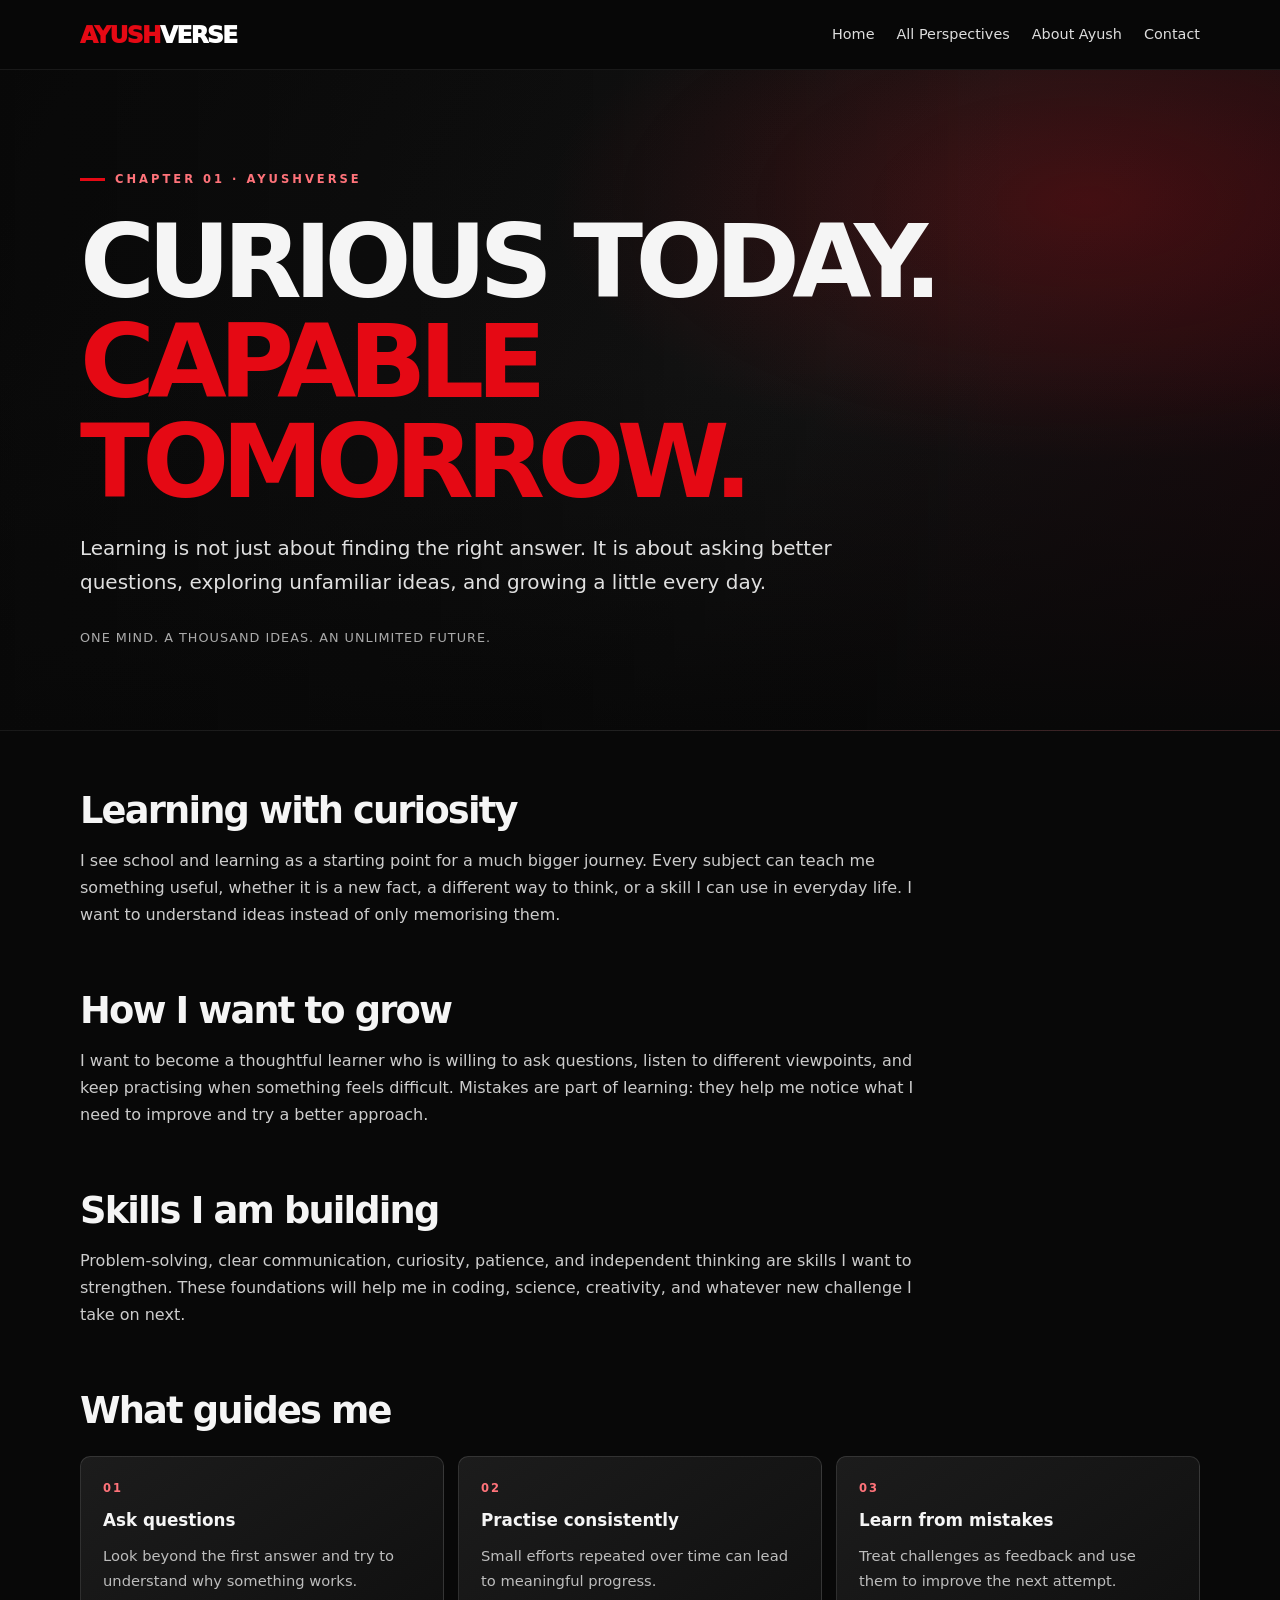
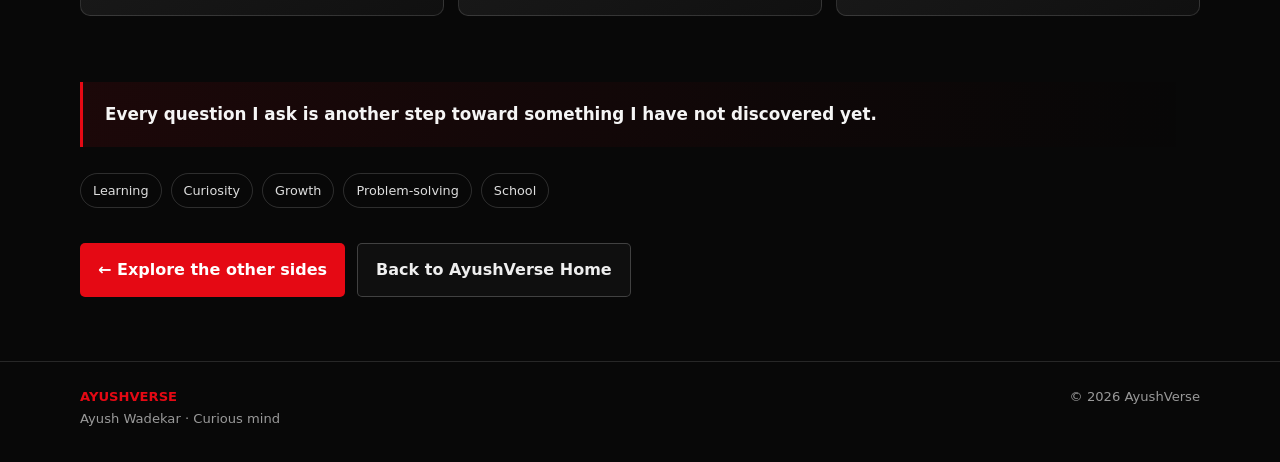
<file: AyushVerse_Portfolio/AyushVerse_Portfolio/student.html>
<!doctype html>
<html lang="en">
<head>
<meta charset="utf-8">
<meta name="viewport" content="width=device-width, initial-scale=1">
<meta name="theme-color" content="#080808">
<meta name="description" content="The Student — one of the five perspectives of Ayush Wadekar on AyushVerse.">
<title>The Student | AyushVerse</title>
<link rel="stylesheet" href="perspectives.css?v=20261015-fix3">
<link rel="stylesheet" href="enhancements.css?v=20261015-fix3">
<style>:root{--glow:#e5091438}</style>
</head>
<body>
<header class="nav"><div class="navin">
<a class="brand" href="index.html">AYUSH<span>VERSE</span></a>
<nav class="navlinks" aria-label="Main navigation"><a href="index.html">Home</a><a href="index.html#perspectives">All Perspectives</a><a href="index.html#about">About Ayush</a><a href="index.html#contact">Contact</a></nav>
</div></header>
<main>
<section class="hero"><div class="hero-inner">
<div class="kicker">CHAPTER 01 · AYUSHVERSE</div>
<h1>CURIOUS TODAY.<span>CAPABLE TOMORROW.</span></h1>
<p class="lead">Learning is not just about finding the right answer. It is about asking better questions, exploring unfamiliar ideas, and growing a little every day.</p>
<div class="hero-note">One mind. A thousand ideas. An unlimited future.</div>
</div></section>
<div class="content">
<section class="section"><h2>Learning with curiosity</h2><p>I see school and learning as a starting point for a much bigger journey. Every subject can teach me something useful, whether it is a new fact, a different way to think, or a skill I can use in everyday life. I want to understand ideas instead of only memorising them.</p></section>

<section class="section"><h2>How I want to grow</h2><p>I want to become a thoughtful learner who is willing to ask questions, listen to different viewpoints, and keep practising when something feels difficult. Mistakes are part of learning: they help me notice what I need to improve and try a better approach.</p></section>
<section class="section"><h2>Skills I am building</h2><p>Problem-solving, clear communication, curiosity, patience, and independent thinking are skills I want to strengthen. These foundations will help me in coding, science, creativity, and whatever new challenge I take on next.</p></section>
<section class="section"><h2>What guides me</h2><div class="feature-grid"><article class="feature"><div class="num">01</div><h3>Ask questions</h3><p>Look beyond the first answer and try to understand why something works.</p></article>
<article class="feature"><div class="num">02</div><h3>Practise consistently</h3><p>Small efforts repeated over time can lead to meaningful progress.</p></article>
<article class="feature"><div class="num">03</div><h3>Learn from mistakes</h3><p>Treat challenges as feedback and use them to improve the next attempt.</p></article></div></section>
<div class="quote">Every question I ask is another step toward something I have not discovered yet.</div>
<div class="tags" aria-label="Topics"><span>Learning</span><span>Curiosity</span><span>Growth</span><span>Problem-solving</span><span>School</span></div>
<div class="bottom"><a class="btn btn-red" href="index.html#perspectives">← Explore the other sides</a><a class="btn btn-ghost" href="index.html">Back to AyushVerse Home</a></div>
</div>
</main>
<footer><div class="foot"><div><strong>AYUSHVERSE</strong><br>Ayush Wadekar · Curious mind</div><div>© <span id="year"></span> AyushVerse</div></div></footer>
<script>document.getElementById("year").textContent=new Date().getFullYear();</script>
<script src="enhancements.js?v=20261015-fix3" defer></script>
</body>
</html>
</file>
<file: AyushVerse_Portfolio/AyushVerse_Portfolio/style.css>
/* AYUSHVERSE CINEMATIC INTRO */

#intro-screen {
  position: fixed;
  inset: 0;
  z-index: 99999;
  background: #050505;
  display: flex;
  flex-direction: column;
  align-items: center;
  justify-content: center;
  overflow: hidden;
  animation: intro-exit 0.8s ease 3.2s forwards;
}

.intro-glow {
  position: absolute;
  width: 12px;
  height: 120%;
  background: #e50914;
  box-shadow: 0 0 35px 12px #e50914;
  transform: rotate(20deg) scaleY(0);
  animation: intro-streak 1.3s ease-out 0.25s forwards;
}

.intro-mark {
  z-index: 1;
  color: #e50914;
  font-size: clamp(120px, 25vw, 230px);
  font-weight: 1000;
  line-height: 1;
  text-shadow: 0 0 35px #e5091470;
  opacity: 0;
  transform: scale(1.8);
  animation: intro-logo 1.2s ease-out 0.7s forwards;
}

.intro-name {
  z-index: 1;
  margin-top: 15px;
  color: white;
  font-size: clamp(15px, 3vw, 25px);
  font-weight: 900;
  letter-spacing: 0.3em;
  opacity: 0;
  animation: intro-title 0.8s ease 1.7s forwards;
}

@keyframes intro-streak {
  0% { transform: rotate(20deg) scaleY(0); }
  50% { transform: rotate(20deg) scaleY(1); }
  100% { transform: rotate(20deg) scaleY(0.3); opacity: 0.25; }
}

@keyframes intro-logo {
  to { opacity: 1; transform: scale(1); }
}

@keyframes intro-title {
  to { opacity: 1; letter-spacing: 0.2em; }
}

@keyframes intro-exit {
  to {
    opacity: 0;
    visibility: hidden;
    pointer-events: none;
  }
}

@media (prefers-reduced-motion: reduce) {
  #intro-screen {
    animation-duration: 0.01ms;
    animation-delay: 0s;
  }
}
</file>
<file: AyushVerse_Portfolio/AyushVerse_Portfolio/enhancements.css>
/* AYUSHVERSE — lightweight shared interactions */
:root { --av-red:#e50914; --av-panel:#151515; }
html { scroll-padding-top: 88px; }
body { opacity: 1; transition: opacity .24s ease; }
body.av-page-leave { opacity: 0; }
a, button { -webkit-tap-highlight-color: transparent; }
a:focus-visible, button:focus-visible, [tabindex]:focus-visible { outline:2px solid #ff555d; outline-offset:4px; }
.av-progress { position:fixed; z-index:10000; inset:0 auto auto 0; height:3px; width:0; background:linear-gradient(90deg,#9f0008,#ff343d); box-shadow:0 0 12px #e5091480; pointer-events:none; }
.av-top { position:fixed; z-index:40; right:20px; bottom:20px; width:44px; height:44px; border:1px solid #ffffff30; border-radius:50%; background:#171717ed; color:#fff; font-size:1.15rem; cursor:pointer; opacity:0; transform:translateY(8px); pointer-events:none; transition:opacity .2s,transform .2s,border-color .2s; }
.av-top.visible { opacity:1; transform:none; pointer-events:auto; }
.av-top:hover { border-color:var(--av-red); color:#ff6b72; }
.av-spotlight { position:fixed; inset:0; pointer-events:none; z-index:0; opacity:0; background:radial-gradient(360px circle at var(--av-x,50%) var(--av-y,50%),#e5091410,transparent 70%); transition:opacity .25s; }
@media (hover:hover) and (pointer:fine) { .av-spotlight { opacity:1; } }
.card, .feature, .value, .step { transition:transform .24s ease,border-color .24s ease,box-shadow .24s ease,background .24s ease; }
.card:hover, .card:focus-visible { border-color:#e5091480; box-shadow:0 16px 42px #0009,0 0 22px #e5091414; }
.feature:hover, .value:hover, .step:hover { transform:translateY(-3px); border-color:#e5091460; }
.av-reveal { opacity:0; transform:translateY(13px); transition:opacity .55s ease,transform .55s ease; }
.av-reveal.visible { opacity:1; transform:none; }
.av-skip-intro { position:absolute; z-index:2; right:22px; bottom:22px; border:1px solid #ffffff55; border-radius:30px; background:#111d; color:#fff; padding:9px 15px; font:inherit; font-size:.8rem; font-weight:700; cursor:pointer; }
.av-skip-intro:hover { background:#e50914; border-color:#e50914; }
.av-dashboard { padding:24px; border:1px solid #ffffff20; border-radius:12px; background:radial-gradient(ellipse at 100% 0%,#e509141b,transparent 45%),linear-gradient(145deg,#181818,#0e0e0e); }
.av-dashboard-head { display:flex; align-items:end; justify-content:space-between; gap:16px; flex-wrap:wrap; margin-bottom:18px; }
.av-dashboard-head h3 { margin:0; font-size:1.35rem; }
.av-dashboard-head p { margin:4px 0 0; color:#aaa; font-size:.9rem; }
.av-status-grid { display:grid; grid-template-columns:repeat(4,minmax(0,1fr)); gap:12px; }
.av-status { padding:16px; border:1px solid #ffffff18; border-radius:9px; background:#ffffff05; min-width:0; }
.av-status strong { display:block; margin-bottom:8px; font-size:.96rem; }
.av-status span { display:inline-flex; align-items:center; gap:7px; color:#ff858a; font-size:.72rem; font-weight:800; text-transform:uppercase; letter-spacing:.7px; }
.av-status span:before { content:""; width:7px; height:7px; border-radius:50%; background:#e50914; box-shadow:0 0 10px #e5091480; }
.av-status p { margin:8px 0 0; color:#aaa; font-size:.83rem; }
.av-journey-detail { margin-top:14px; padding:16px 18px; border-left:3px solid var(--av-red); background:#e509140c; color:#ddd; }
.av-journey-detail[hidden] { display:none; }
.step { cursor:pointer; }
.step:focus-visible { outline:2px solid #e50914; outline-offset:-3px; }
.av-copy { margin-top:10px; border:1px solid #ffffff35; border-radius:5px; padding:8px 12px; background:#ffffff0a; color:#fff; font-weight:750; cursor:pointer; }
.av-copy:hover { border-color:#e50914; }
.av-copy-status { min-height:1.3em; color:#ff858a; font-size:.8rem; margin-top:5px; }
.av-overlay { position:fixed; z-index:20000; inset:0; display:none; align-items:flex-start; justify-content:center; padding: min(15vh,120px) 18px 24px; background:#000c; backdrop-filter:blur(12px); }
.av-overlay.open { display:flex; }
.av-dialog { width:min(640px,100%); max-height:75vh; overflow:auto; border:1px solid #ffffff26; border-radius:13px; background:#121212; box-shadow:0 30px 100px #000b; animation:av-in .18s ease-out; }
.av-dialog-head { display:flex; align-items:center; gap:12px; padding:18px 20px; border-bottom:1px solid #ffffff18; }
.av-dialog-head strong { flex:1; font-size:1rem; }
.av-dialog-head kbd, .av-shortcut { border:1px solid #ffffff24; border-radius:5px; padding:3px 6px; color:#aaa; font-size:.72rem; }
.av-dialog-close { border:0; background:transparent; color:#ddd; font-size:1.4rem; cursor:pointer; }
.av-search { display:block; width:100%; padding:17px 20px; border:0; border-bottom:1px solid #ffffff15; outline:none; background:#ffffff04; color:white; font:inherit; }
.av-command-list { display:grid; gap:5px; padding:10px; }
.av-command { display:flex; align-items:center; gap:12px; width:100%; padding:12px; border:1px solid transparent; border-radius:7px; background:transparent; color:#eee; text-align:left; cursor:pointer; }
.av-command:hover,.av-command:focus-visible { background:#e5091417; border-color:#e5091445; outline:none; }
.av-command .av-command-icon { display:grid; place-items:center; width:34px; height:34px; flex:none; border-radius:7px; background:#e509141c; color:#ff7279; font-weight:900; }
.av-command small { display:block; color:#999; font-size:.78rem; }
.av-empty { padding:18px; color:#aaa; text-align:center; }
.av-terminal-body { padding:20px; color:#ddd; font: .9rem/1.7 ui-monospace,SFMono-Regular,Consolas,monospace; }
.av-terminal-body p { margin:0 0 10px; }
.av-terminal-output { color:#c8c8c8; white-space:pre-wrap; }
.av-terminal-form { display:flex; gap:8px; align-items:center; padding:0 20px 20px; }
.av-terminal-form label { color:#ff6269; font-family:monospace; }
.av-terminal-form input { min-width:0; flex:1; border:1px solid #ffffff30; border-radius:5px; padding:10px; background:#050505; color:white; font: .9rem ui-monospace,monospace; }
.av-terminal-form button { border:0; border-radius:5px; padding:10px 13px; background:#e50914; color:white; font-weight:800; cursor:pointer; }
@keyframes av-in { from { opacity:0; transform:translateY(8px) scale(.99); } to { opacity:1; transform:none; } }
@media(max-width:800px) { .av-status-grid { grid-template-columns:repeat(2,minmax(0,1fr)); } .av-spotlight { display:none; } }
@media(max-width:520px) { .av-status-grid { grid-template-columns:1fr; } .av-dashboard { padding:18px; } .av-top { right:14px; bottom:14px; } .av-dialog-head { padding:15px; } }
@media(prefers-reduced-motion:reduce) { *,*:before,*:after { scroll-behavior:auto!important; animation-duration:.01ms!important; animation-iteration-count:1!important; transition-duration:.01ms!important; } body { transition:none; } }
/* Keep dashboard labels visually separated even if other styles override defaults. */
.av-status { display:block; }
.av-status strong { display:block !important; margin-bottom:8px; }
.av-status span { display:inline-flex !important; margin-top:2px; }

/* Fail open: never leave portfolio content invisible if scroll observers fail. */
.av-reveal { opacity:1 !important; transform:none !important; }
</file>
<file: AyushVerse_Portfolio/AyushVerse_Portfolio/perspectives.css>
:root{--bg:#080808;--panel:#151515;--text:#f5f5f5;--muted:#bdbdbd;--red:#e50914;--line:#ffffff20;--max:1120px}
*{box-sizing:border-box}html{scroll-behavior:smooth}body{margin:0;background:var(--bg);color:var(--text);font-family:Inter,system-ui,-apple-system,"Segoe UI",sans-serif;line-height:1.7}
a{color:inherit;text-decoration:none}.nav{height:70px;position:sticky;top:0;z-index:10;background:#080808ed;backdrop-filter:blur(14px);border-bottom:1px solid #ffffff12}
.navin{height:100%;width:min(var(--max),calc(100% - 40px));margin:auto;display:flex;align-items:center;gap:24px}
.brand{font-weight:950;letter-spacing:-1.5px;font-size:1.45rem;color:var(--red);white-space:nowrap}.brand span{color:#fff}
.navlinks{margin-left:auto;display:flex;align-items:center;gap:22px;color:#ddd;font-size:.9rem}.navlinks a:hover{color:var(--red)}
.hero{position:relative;overflow:hidden;padding:100px 22px 82px;background:radial-gradient(ellipse at 85% 20%,var(--glow,#e5091438),transparent 35%),linear-gradient(120deg,#080808,#141414 60%,#1a080c);border-bottom:1px solid #ffffff12}
.hero:after{content:"";position:absolute;inset:0;pointer-events:none;background:linear-gradient(90deg,#08080865,transparent 80%),linear-gradient(0deg,#080808,transparent 55%)}
.hero-inner,.content{width:min(var(--max),calc(100% - 44px));margin:auto;position:relative;z-index:1}
.kicker{display:flex;align-items:center;gap:10px;color:#ff737a;font-size:.72rem;font-weight:900;letter-spacing:3px;text-transform:uppercase}.kicker:before{content:"";width:25px;height:3px;background:var(--red)}
h1{max-width:900px;font-size:clamp(3rem,8vw,6.6rem);line-height:.98;letter-spacing:-.075em;text-transform:uppercase;margin:22px 0 18px}h1 span{display:block;color:var(--red)}
.lead{max-width:760px;color:#e0e0e0;font-size:clamp(1.05rem,2vw,1.25rem);margin:0}
.hero-note{margin-top:28px;color:#aaa;font-size:.8rem;letter-spacing:1px;text-transform:uppercase}
.content{padding:42px 0 64px}.section{padding:18px 0 30px}.section h2{font-size:clamp(1.6rem,4vw,2.3rem);letter-spacing:-.05em;line-height:1.1;margin:0 0 15px}.section p{color:#ccc;margin:0 0 15px;max-width:850px}
.feature-grid{display:grid;grid-template-columns:repeat(3,minmax(0,1fr));gap:14px;margin:24px 0 10px}.feature{padding:22px;border:1px solid var(--line);border-radius:10px;background:linear-gradient(145deg,#1c1c1c,#101010)}.feature .num{font-size:.72rem;color:#ff737a;letter-spacing:2px;font-weight:900}.feature h3{margin:8px 0;font-size:1.05rem}.feature p{font-size:.92rem;margin:0;color:#bdbdbd}
.quote{margin:26px 0;padding:18px 22px;border-left:3px solid var(--red);background:linear-gradient(90deg,#e5091417,transparent);font-weight:800;font-size:1.05rem}
.tags{display:flex;flex-wrap:wrap;gap:9px;margin-top:20px}.tags span{border:1px solid #ffffff28;border-radius:40px;padding:6px 12px;color:#ddd;font-size:.8rem}
.bottom{display:flex;gap:12px;flex-wrap:wrap;margin-top:35px}.btn{display:inline-flex;align-items:center;justify-content:center;padding:12px 18px;border-radius:5px;font-weight:850;transition:transform .2s,background .2s}.btn:hover{transform:translateY(-2px)}.btn-red{background:var(--red);color:white}.btn-ghost{border:1px solid #ffffff35;background:#ffffff08;color:#eee}
footer{border-top:1px solid var(--line);padding:24px 22px 32px;color:#999;font-size:.82rem}.foot{width:min(var(--max),100%);margin:auto;display:flex;justify-content:space-between;gap:12px;flex-wrap:wrap}.foot strong{color:var(--red)}
@media(max-width:720px){.nav{height:auto;min-height:64px}.navin{width:calc(100% - 28px);min-height:64px;flex-wrap:wrap;gap:10px;padding:10px 0}.brand{font-size:1.3rem}.navlinks{width:100%;margin:0;gap:16px;flex-wrap:wrap;font-size:.82rem}.hero{padding:75px 0 60px}.hero-inner,.content{width:calc(100% - 32px)}.feature-grid{grid-template-columns:1fr}.content{padding-top:28px}}
@media(prefers-reduced-motion:reduce){html{scroll-behavior:auto}*,*:before,*:after{transition:none!important;animation:none!important}}
</file>
